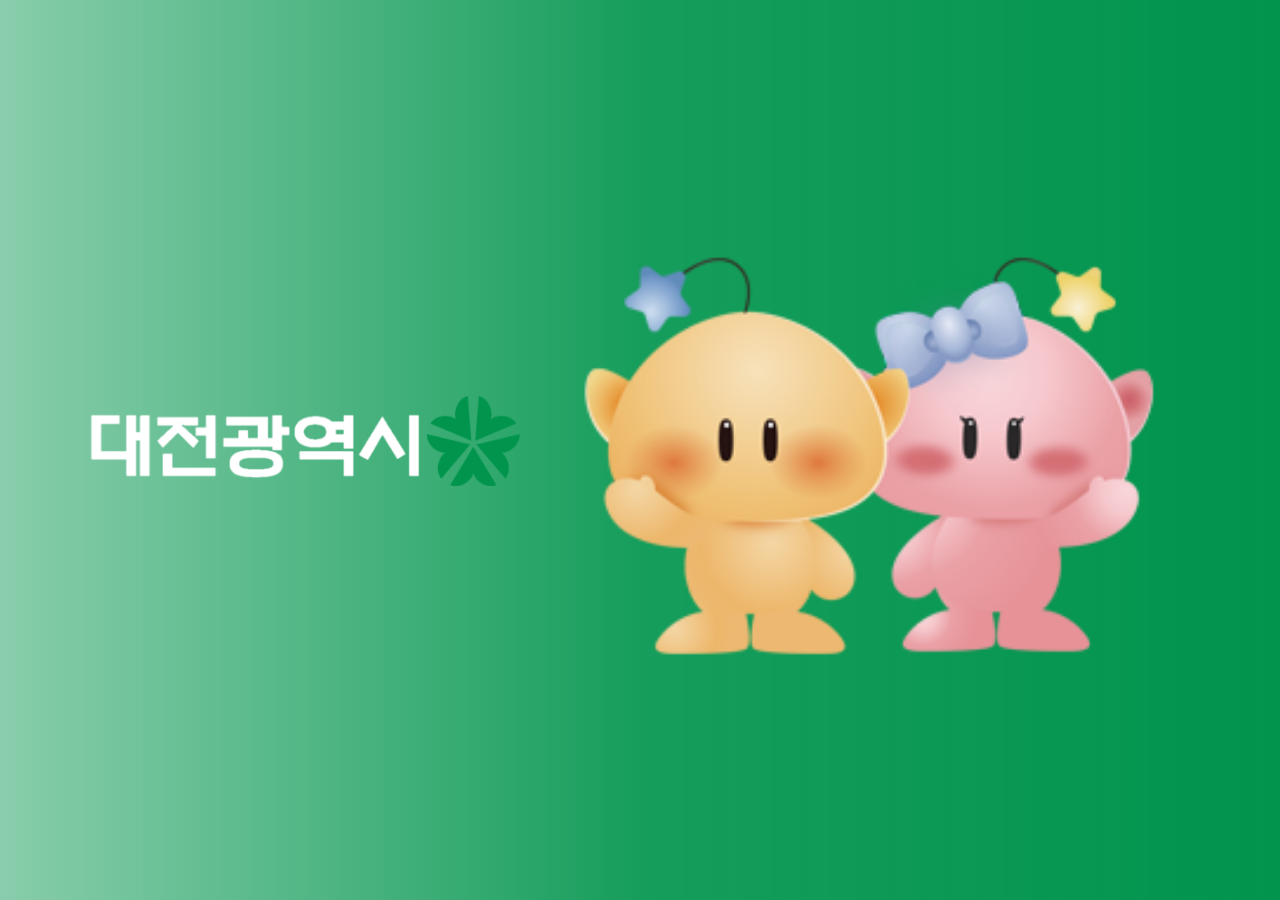
<file: html/index.html>
<!DOCTYPE html>
<html lang="ko">
<head>
    <meta charset="UTF-8">
    <title>대전광역시 - 메인</title>
    <!-- 인덱스 페이지 전용 스타일시트랑 스크립트 연결 -->
    <link rel="stylesheet" href="../css/index.css">
    <script src="../js/index.js"></script>
</head>

<body class="index">
        <!-- 텍스트 로고 클릭 시 메인(main.html)으로 이동 -->
        <a href="main.html" id="source">
            <img src="../source/name.png" alt="대전광역시 이름" id="image">
        </a> 
        
        <!-- 심볼 로고 클릭 시 메인(main.html)으로 이동 -->
        <a href="main.html" id="logo">
            <img src="../source/logo.png" alt="대전광역시 로고" id="image">
        </a>
        
        <!-- 오른쪽 꿈돌이/꿈순이 마스코트 이미지 (클릭 링크 없음) -->
        <a id="mascot">
            <img src="../source/mascot.png" alt="꿈돌이 꿈순이" id="image">
        </a>
</body>
</html>
</file>
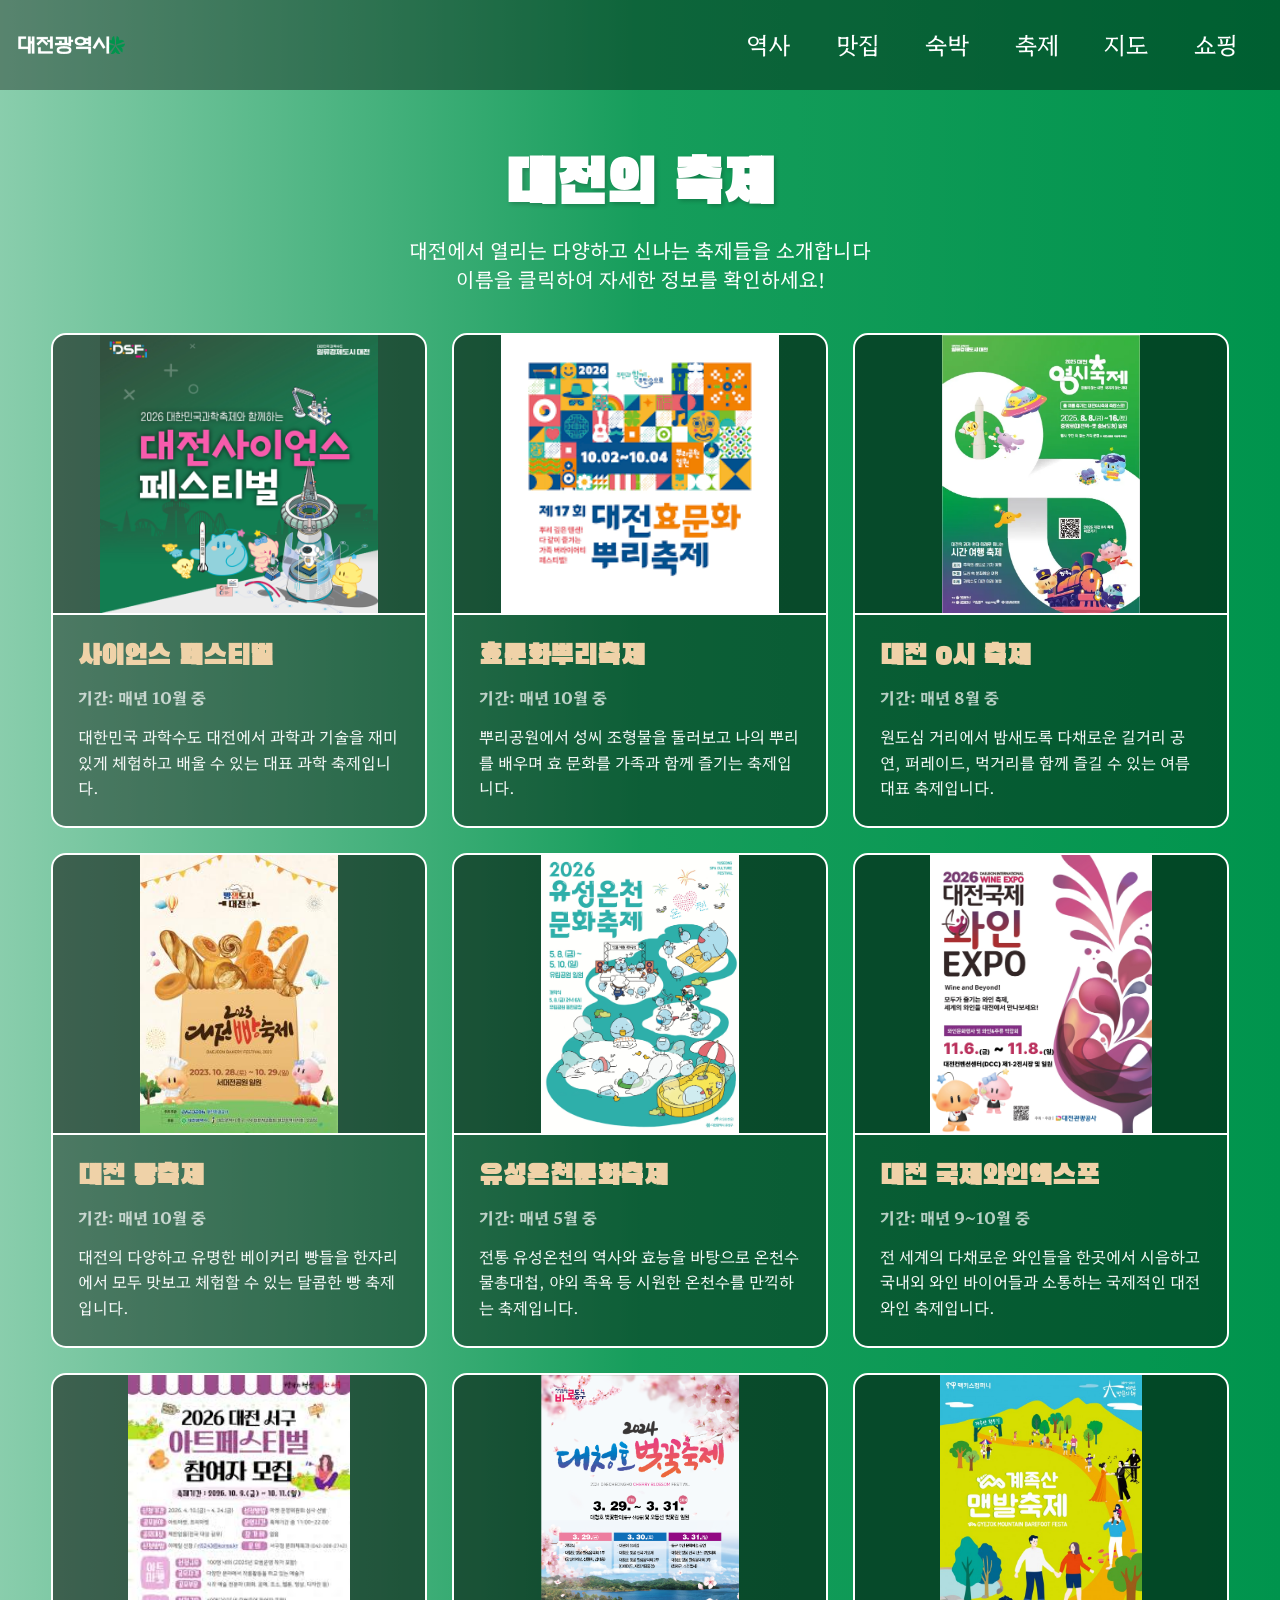
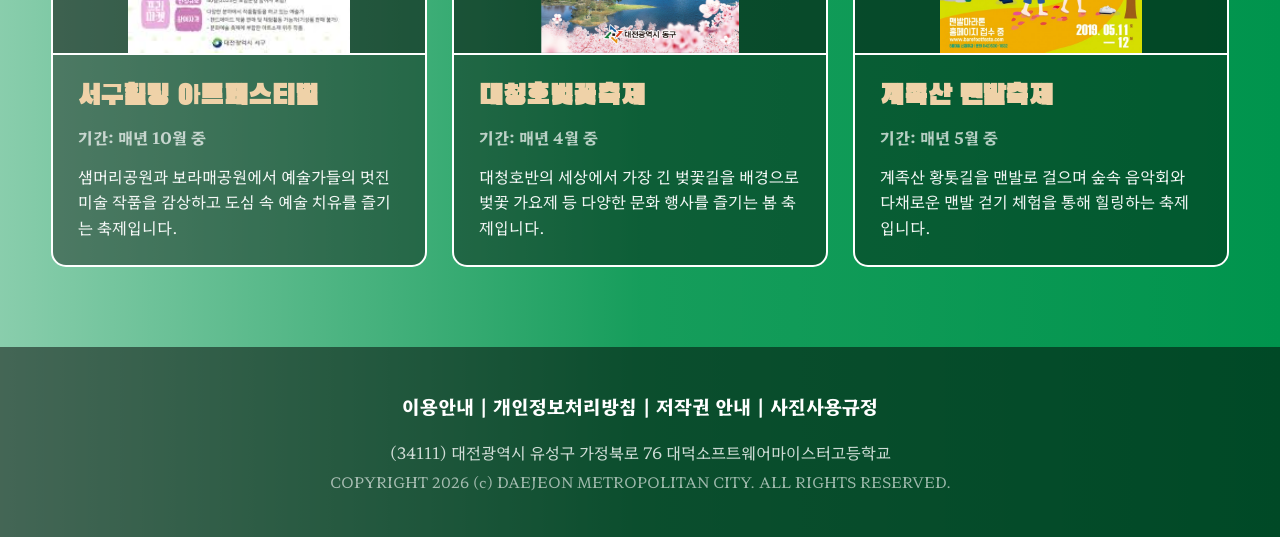
<file: html/festival.html>
<!DOCTYPE html>
<html lang="ko">
<head>
    <meta charset="UTF-8">
    <title>대전광역시 - 축제</title>
    <!-- 축제 페이지 전용 CSS 연결 -->
    <link rel="stylesheet" href="../css/festival.css">
</head>
<body>
    <!-- 상단 고정 헤더 바 -->
    <header role="banner">
        <a href="main.html" id="logo">
            <img src="../source/logo.png" alt="대전광역시 로고" class="image">
        </a>
        <a href="main.html" id="name">
            <img src="../source/name.png" alt="대전광역시 이름" class="image">
        </a>
        <a class="text-button" id="history" href="history.html">역사</a>
        <a class="text-button" id="restaurants" href="restaurants.html">맛집</a>
        <a class="text-button" id="tour" href="tour.html">숙박</a>
        <a class="text-button" id="shopping" href="shopping.html">쇼핑</a>
        <a class="text-button" id="map" href="map.html">지도</a>
        <a class="text-button" id="festival" href="festival.html">축제</a>
    </header>

    <!-- 메인 컨텐츠 영역 -->
    <main class="festival_container">
        <h1 class="festival_title">대전의 축제</h1>
        <p class="festival_subtitle">대전에서 열리는 다양하고 신나는 축제들을 소개합니다<br>이름을 클릭하여 자세한 정보를 확인하세요!</p>

        <!-- 3x3 카드 그리드 컨테이너 -->
        <div class="festival_grid">
            <!-- 1. 사이언스 페스티벌 -->
            <div class="festival_card">
                <img src="../source/대전사이언스페스티벌.png" alt="사이언스 페스티벌" class="card_img">
                <div class="card_body">
                    <h3 class="card_title"><a href="https://대전사이언스페스티벌.com/" target="_blank">사이언스 페스티벌</a></h3>
                    <p class="card_date">기간: 매년 10월 중</p>
                    <p class="card_desc">대한민국 과학수도 대전에서 과학과 기술을 재미있게 체험하고 배울 수 있는 대표 과학 축제입니다.</p>
                </div>
            </div>

            <!-- 2. 효문화뿌리축제 -->
            <div class="festival_card">
                <img src="../source/대전효문화뿌리축제.png" alt="효문화뿌리축제" class="card_img">
                <div class="card_body">
                    <h3 class="card_title"><a href="https://www.djjunggu.go.kr/hyo-ppuri/index.do" target="_blank">효문화뿌리축제</a></h3>
                    <p class="card_date">기간: 매년 10월 중</p>
                    <p class="card_desc">뿌리공원에서 성씨 조형물을 둘러보고 나의 뿌리를 배우며 효 문화를 가족과 함께 즐기는 축제입니다.</p>
                </div>
            </div>

            <!-- 3. 대전 0시 축제 -->
            <div class="festival_card">
                <img src="../source/영시축제.png" alt="대전 0시 축제" class="card_img">
                <div class="card_body">
                    <h3 class="card_title"><a href="https://djzerofe.com/" target="_blank">대전 0시 축제</a></h3>
                    <p class="card_date">기간: 매년 8월 중</p>
                    <p class="card_desc">원도심 거리에서 밤새도록 다채로운 길거리 공연, 퍼레이드, 먹거리를 함께 즐길 수 있는 여름 대표 축제입니다.</p>
                </div>
            </div>

            <!-- 4. 대전 빵축제 -->
            <div class="festival_card">
                <img src="../source/대전빵축제.png" alt="대전 빵축제" class="card_img">
                <div class="card_body">
                    <h3 class="card_title"><a href="https://daejeontour.co.kr/festival_djt/15" target="_blank">대전 빵축제</a></h3>
                    <p class="card_date">기간: 매년 10월 중</p>
                    <p class="card_desc">대전의 다양하고 유명한 베이커리 빵들을 한자리에서 모두 맛보고 체험할 수 있는 달콤한 빵 축제입니다.</p>
                </div>
            </div>

            <!-- 5. 유성온천문화축제 -->
            <div class="festival_card">
                <img src="../source/유성온천문화축제.png" alt="유성온천문화축제" class="card_img">
                <div class="card_body">
                    <h3 class="card_title"><a href="http://ysfesta.com/index.php" target="_blank">유성온천문화축제</a></h3>
                    <p class="card_date">기간: 매년 5월 중</p>
                    <p class="card_desc">전통 유성온천의 역사와 효능을 바탕으로 온천수 물총대첩, 야외 족욕 등 시원한 온천수를 만끽하는 축제입니다.</p>
                </div>
            </div>

            <!-- 6. 대전 국제와인엑스포 -->
            <div class="festival_card">
                <img src="../source/대전국제와인EXPO.png" alt="대전 국제와인엑스포" class="card_img">
                <div class="card_body">
                    <h3 class="card_title"><a href="https://www.djwinefair.com/" target="_blank">대전 국제와인엑스포</a></h3>
                    <p class="card_date">기간: 매년 9~10월 중</p>
                    <p class="card_desc">전 세계의 다채로운 와인들을 한곳에서 시음하고 국내외 와인 바이어들과 소통하는 국제적인 대전 와인 축제입니다.</p>
                </div>
            </div>

            <!-- 7. 서구힐링 아트페스티벌 -->
            <div class="festival_card">
                <img src="../source/대전서구아트페스티벌.png" alt="서구힐링 아트페스티벌" class="card_img">
                <div class="card_body">
                    <h3 class="card_title"><a href="http://djseogufestival.kr/bbs/artfesta.php" target="_blank">서구힐링 아트페스티벌</a></h3>
                    <p class="card_date">기간: 매년 10월 중</p>
                    <p class="card_desc">샘머리공원과 보라매공원에서 예술가들의 멋진 미술 작품을 감상하고 도심 속 예술 치유를 즐기는 축제입니다.</p>
                </div>
            </div>

            <!-- 8. 대청호벚꽃축제 -->
            <div class="festival_card">
                <img src="../source/대청호벚꽃축제.png" alt="대청호벚꽃축제" class="card_img">
                <div class="card_body">
                    <h3 class="card_title"><a href="https://www.donggu.go.kr/dg/tour/contents/988" target="_blank">대청호벚꽃축제</a></h3>
                    <p class="card_date">기간: 매년 4월 중</p>
                    <p class="card_desc">대청호반의 세상에서 가장 긴 벚꽃길을 배경으로 벚꽃 가요제 등 다양한 문화 행사를 즐기는 봄 축제입니다.</p>
                </div>
            </div>

            <!-- 9. 계족산 맨발축제 -->
            <div class="festival_card">
                <img src="../source/계족산맨발축제.png" alt="계족산 맨발축제" class="card_img">
                <div class="card_body">
                    <h3 class="card_title"><a href="https://www.barefootfesta.com/" target="_blank">계족산 맨발축제</a></h3>
                    <p class="card_date">기간: 매년 5월 중</p>
                    <p class="card_desc">계족산 황톳길을 맨발로 걸으며 숲속 음악회와 다채로운 맨발 걷기 체험을 통해 힐링하는 축제입니다.</p>
                </div>
            </div>
        </div>
    </main>

    <!-- 하단 정보 영역 -->
    <footer class="footer">
        <div class="footer_links">이용안내 | 개인정보처리방침 | 저작권 안내 | 사진사용규정</div>
        <div class="footer_info">(34111) 대전광역시 유성구 가정북로 76 대덕소프트웨어마이스터고등학교</div>
        <div class="footer_copy">COPYRIGHT 2026 (c) DAEJEON METROPOLITAN CITY. ALL RIGHTS RESERVED.</div>
    </footer>
</body>
</html>
</file>
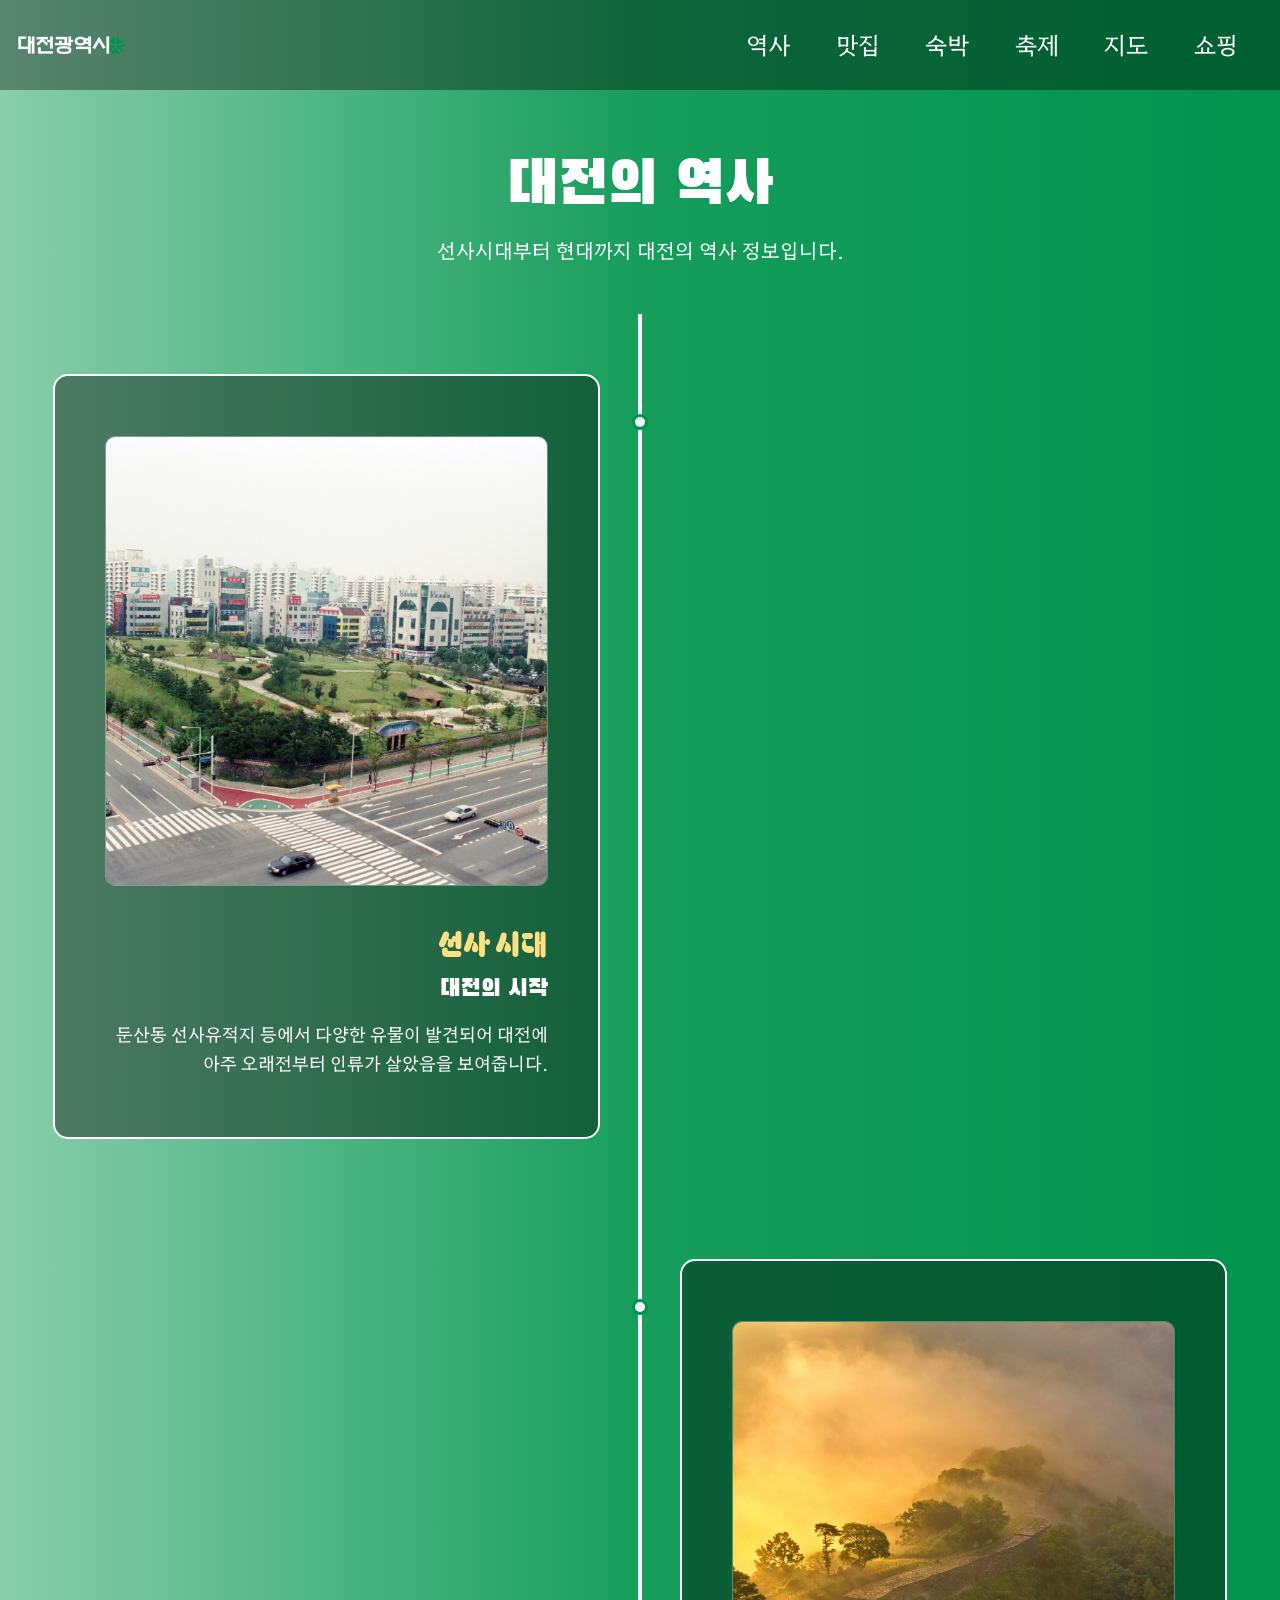
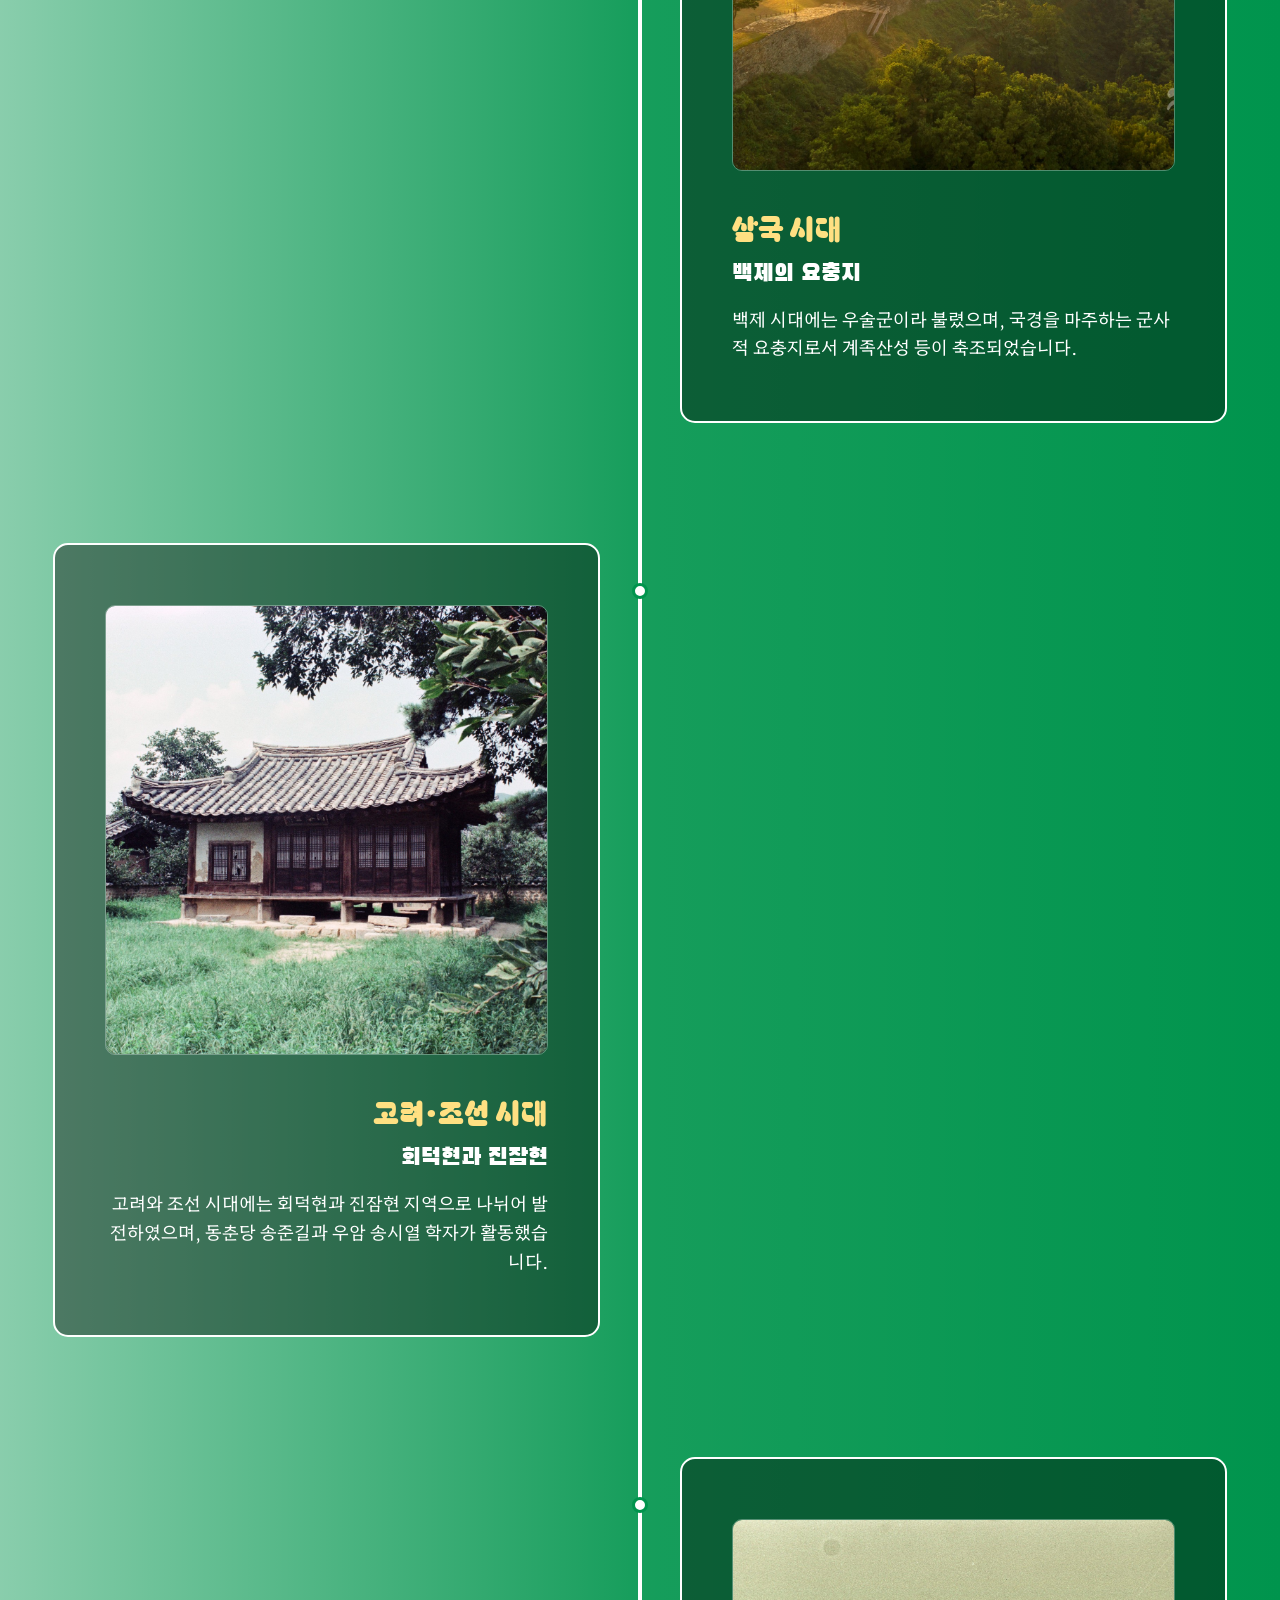
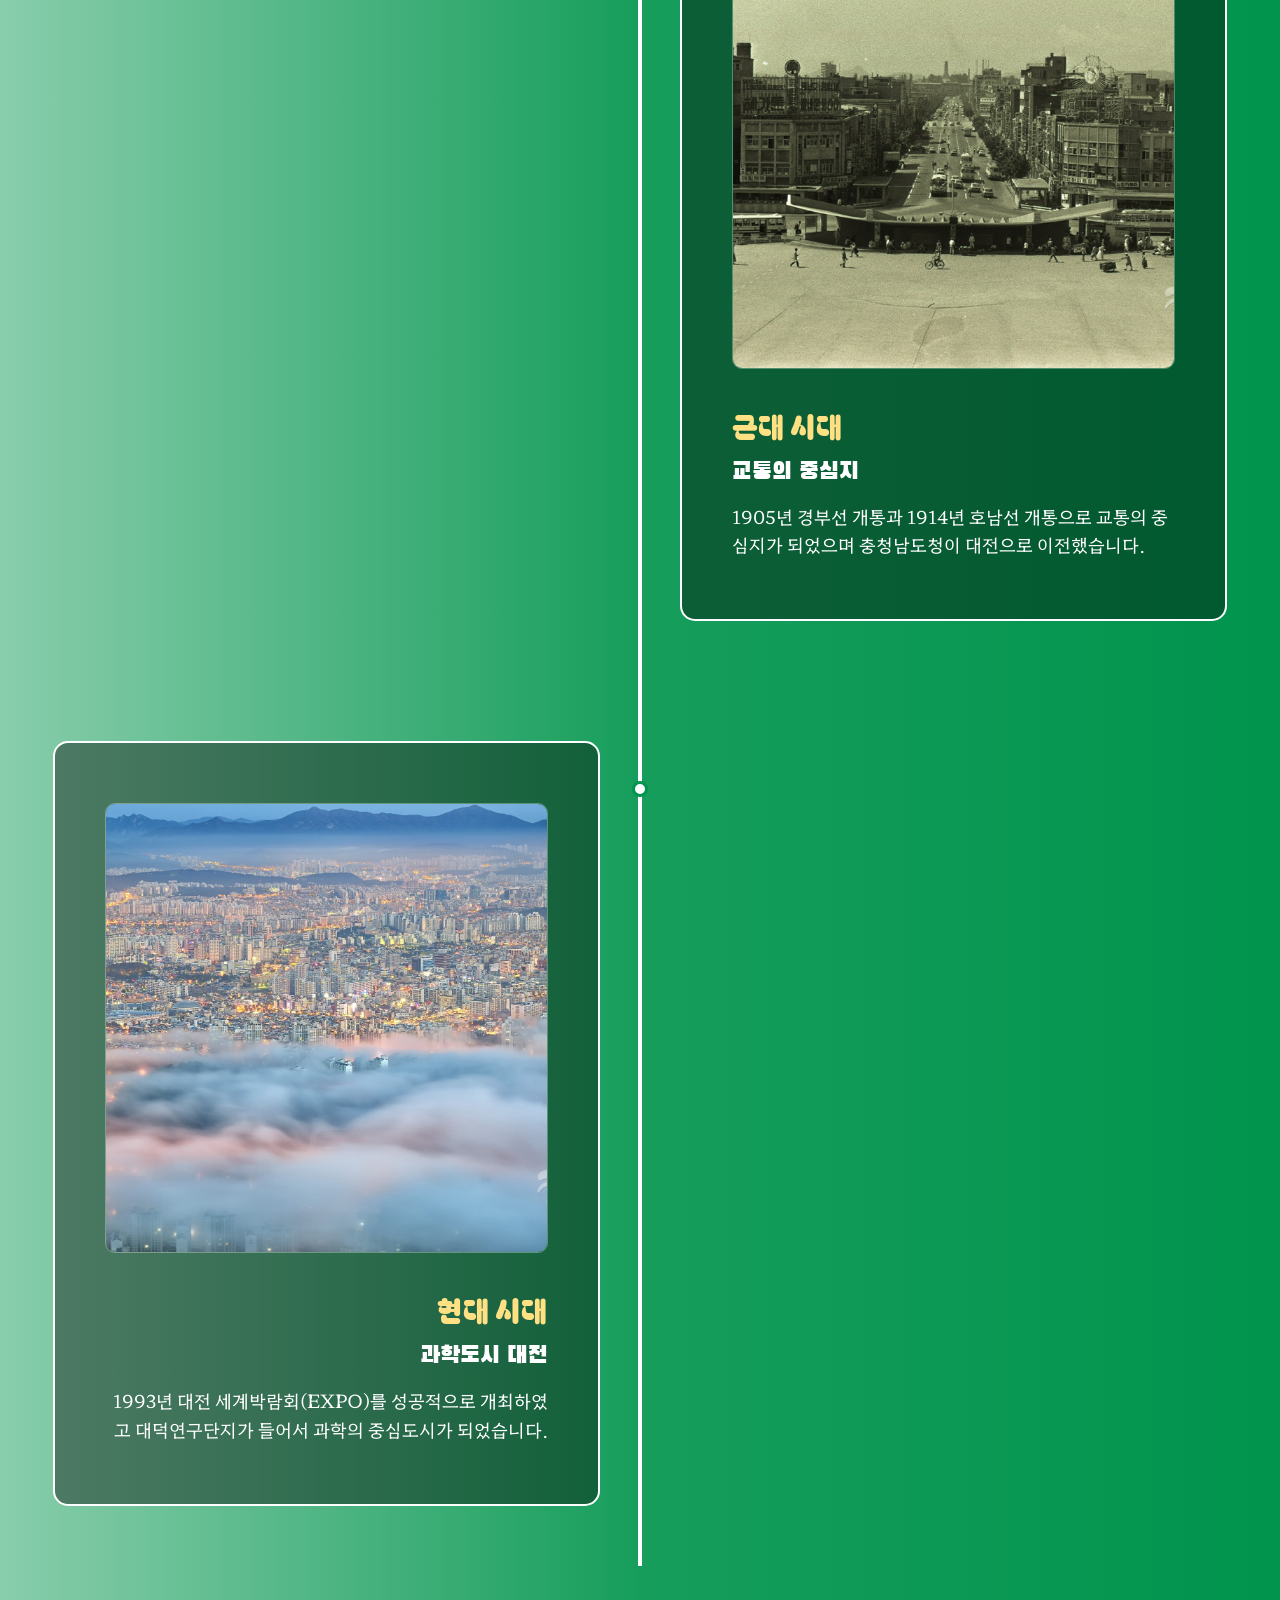
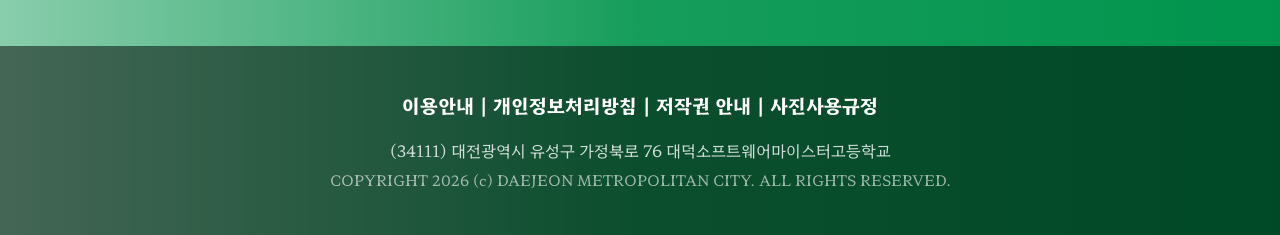
<file: html/history.html>
<!DOCTYPE html>
<html lang="ko">
<head>
    <meta charset="UTF-8">
    <title>대전광역시 - 역사</title>
    <!-- 역사 페이지 전용 스타일시트 연결 -->
    <link rel="stylesheet" href="../css/history.css">
</head>
<body>
    <!-- 상단 고정 헤더 -->
    <header role="banner">
        <a href="main.html" id="logo">
            <img src="../source/logo.png" alt="대전광역시 로고" class="image">
        </a>
        <a href="main.html" id="name">
            <img src="../source/name.png" alt="대전광역시 이름" class="image">
        </a>
        <a class="text-button" id="history" href="history.html">역사</a>
        <a class="text-button" id="restaurants" href="restaurants.html">맛집</a>
        <a class="text-button" id="tour" href="tour.html">숙박</a>
        <a class="text-button" id="shopping" href="shopping.html">쇼핑</a>
        <a class="text-button" id="map" href="map.html">지도</a>
        <a class="text-button" id="festival" href="festival.html">축제</a>
    </header>

    <!-- 역사 소개 메인 레이아웃 -->
    <main class="history_container">
        <div class="history_title">대전의 역사</div>
        <div class="history_subtitle">선사시대부터 현대까지 대전의 역사 정보입니다.</div>

        <!-- 세로 타임라인 레이아웃 구역 -->
        <div class="timeline_section">
            <!-- 세로로 지나가는 중앙 기준선 -->
            <div class="timeline_line"></div>

            <!-- 1. 선사 시대 (왼쪽 배치 카드) -->
            <div class="history_box left">
                <div class="history_dot"></div>
                <div class="history_card">
                    <img src="../source/선사유적지_1999-09-29_5.jpg" alt="선사유적지" class="history_img">
                    <div class="history_year">선사 시대</div>
                    <div class="history_name">대전의 시작</div>
                    <div class="history_info">둔산동 선사유적지 등에서 다양한 유물이 발견되어 대전에 아주 오래전부터 인류가 살았음을 보여줍니다.</div>
                </div>
            </div>

            <!-- 2. 삼국 시대 (오른쪽 배치 카드) -->
            <div class="history_box right">
                <div class="history_dot"></div>
                <div class="history_card">
                    <img src="../source/하늘에서 본 계족산성 (촬영:신지호)_2018-00-00_0.jpg" alt="계족산성" class="history_img">
                    <div class="history_year">삼국 시대</div>
                    <div class="history_name">백제의 요충지</div>
                    <div class="history_info">백제 시대에는 우술군이라 불렸으며, 국경을 마주하는 군사적 요충지로서 계족산성 등이 축조되었습니다.</div>
                </div>
            </div>

            <!-- 3. 고려·조선 시대 (왼쪽 배치 카드) -->
            <div class="history_box left">
                <div class="history_dot"></div>
                <div class="history_card">
                    <img src="../source/동춘당_1986--_0.jpg" alt="동춘당" class="history_img">
                    <div class="history_year">고려·조선 시대</div>
                    <div class="history_name">회덕현과 진잠현</div>
                    <div class="history_info">고려와 조선 시대에는 회덕현과 진잠현 지역으로 나뉘어 발전하였으며, 동춘당 송준길과 우암 송시열 학자가 활동했습니다.</div>
                </div>
            </div>

            <!-- 4. 근대 시대 (오른쪽 배치 카드) -->
            <div class="history_box right">
                <div class="history_dot"></div>
                <div class="history_card">
                    <img src="../source/대전역 광장_1970-00-00_0.jpg" alt="대전역 광장" class="history_img">
                    <div class="history_year">근대 시대</div>
                    <div class="history_name">교통의 중심지</div>
                    <div class="history_info">1905년 경부선 개통과 1914년 호남선 개통으로 교통의 중심지가 되었으며 충청남도청이 대전으로 이전했습니다.</div>
                </div>
            </div>

            <!-- 5. 현대 시대 (왼쪽 배치 카드) -->
            <div class="history_box left">
                <div class="history_dot"></div>
                <div class="history_card">
                    <img src="../source/it&amp;apos;s 대전 (촬영:유상훈)_2017-00-00_0.jpg" alt="It's Daejeon" class="history_img">
                    <div class="history_year">현대 시대</div>
                    <div class="history_name">과학도시 대전</div>
                    <div class="history_info">1993년 대전 세계박람회(EXPO)를 성공적으로 개최하였고 대덕연구단지가 들어서 과학의 중심도시가 되었습니다.</div>
                </div>
            </div>
        </div>
    </main>

    <!-- 하단 푸터 -->
    <footer class="footer">
        <div class="footer_links">이용안내 | 개인정보처리방침 | 저작권 안내 | 사진사용규정</div>
        <div class="footer_info">(34111) 대전광역시 유성구 가정북로 76 대덕소프트웨어마이스터고등학교</div>
        <div class="footer_copy">COPYRIGHT 2026 (c) DAEJEON METROPOLITAN CITY. ALL RIGHTS RESERVED.</div>
    </footer>
</body>
</html>
</file>
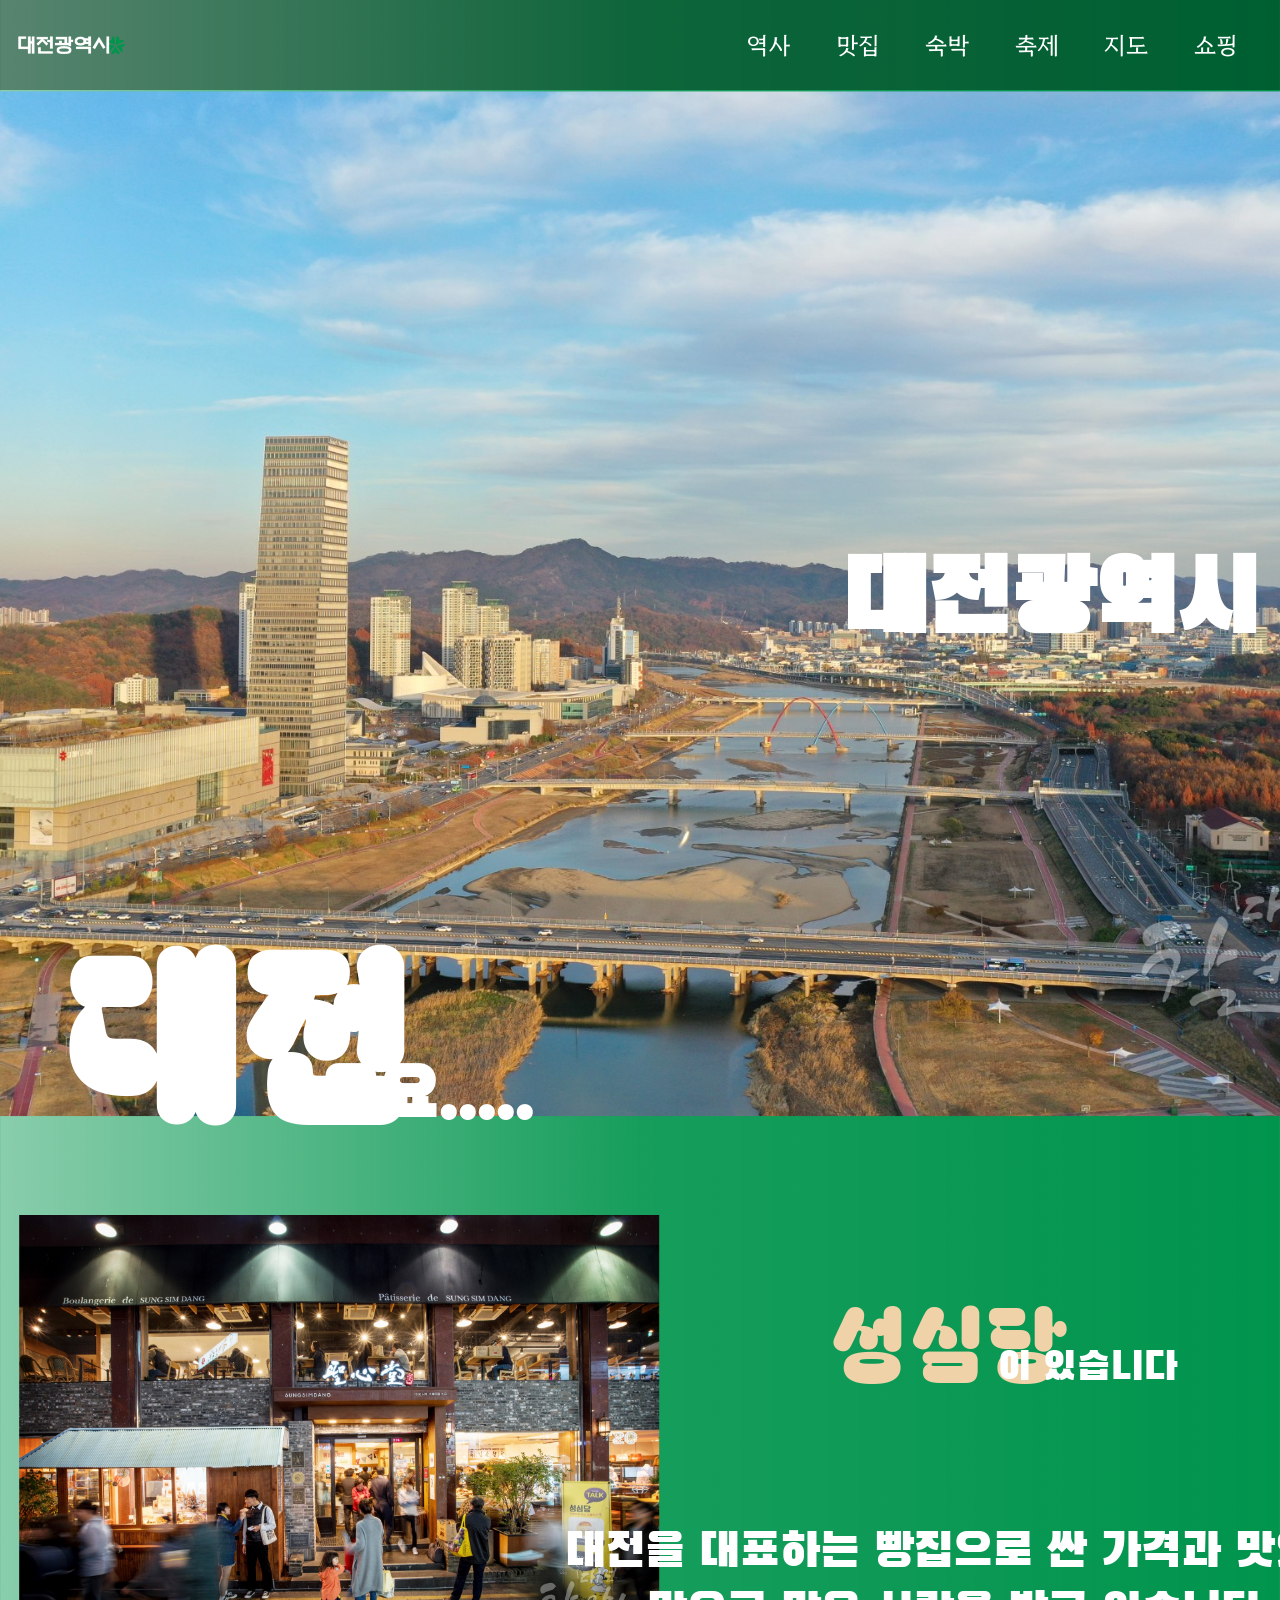
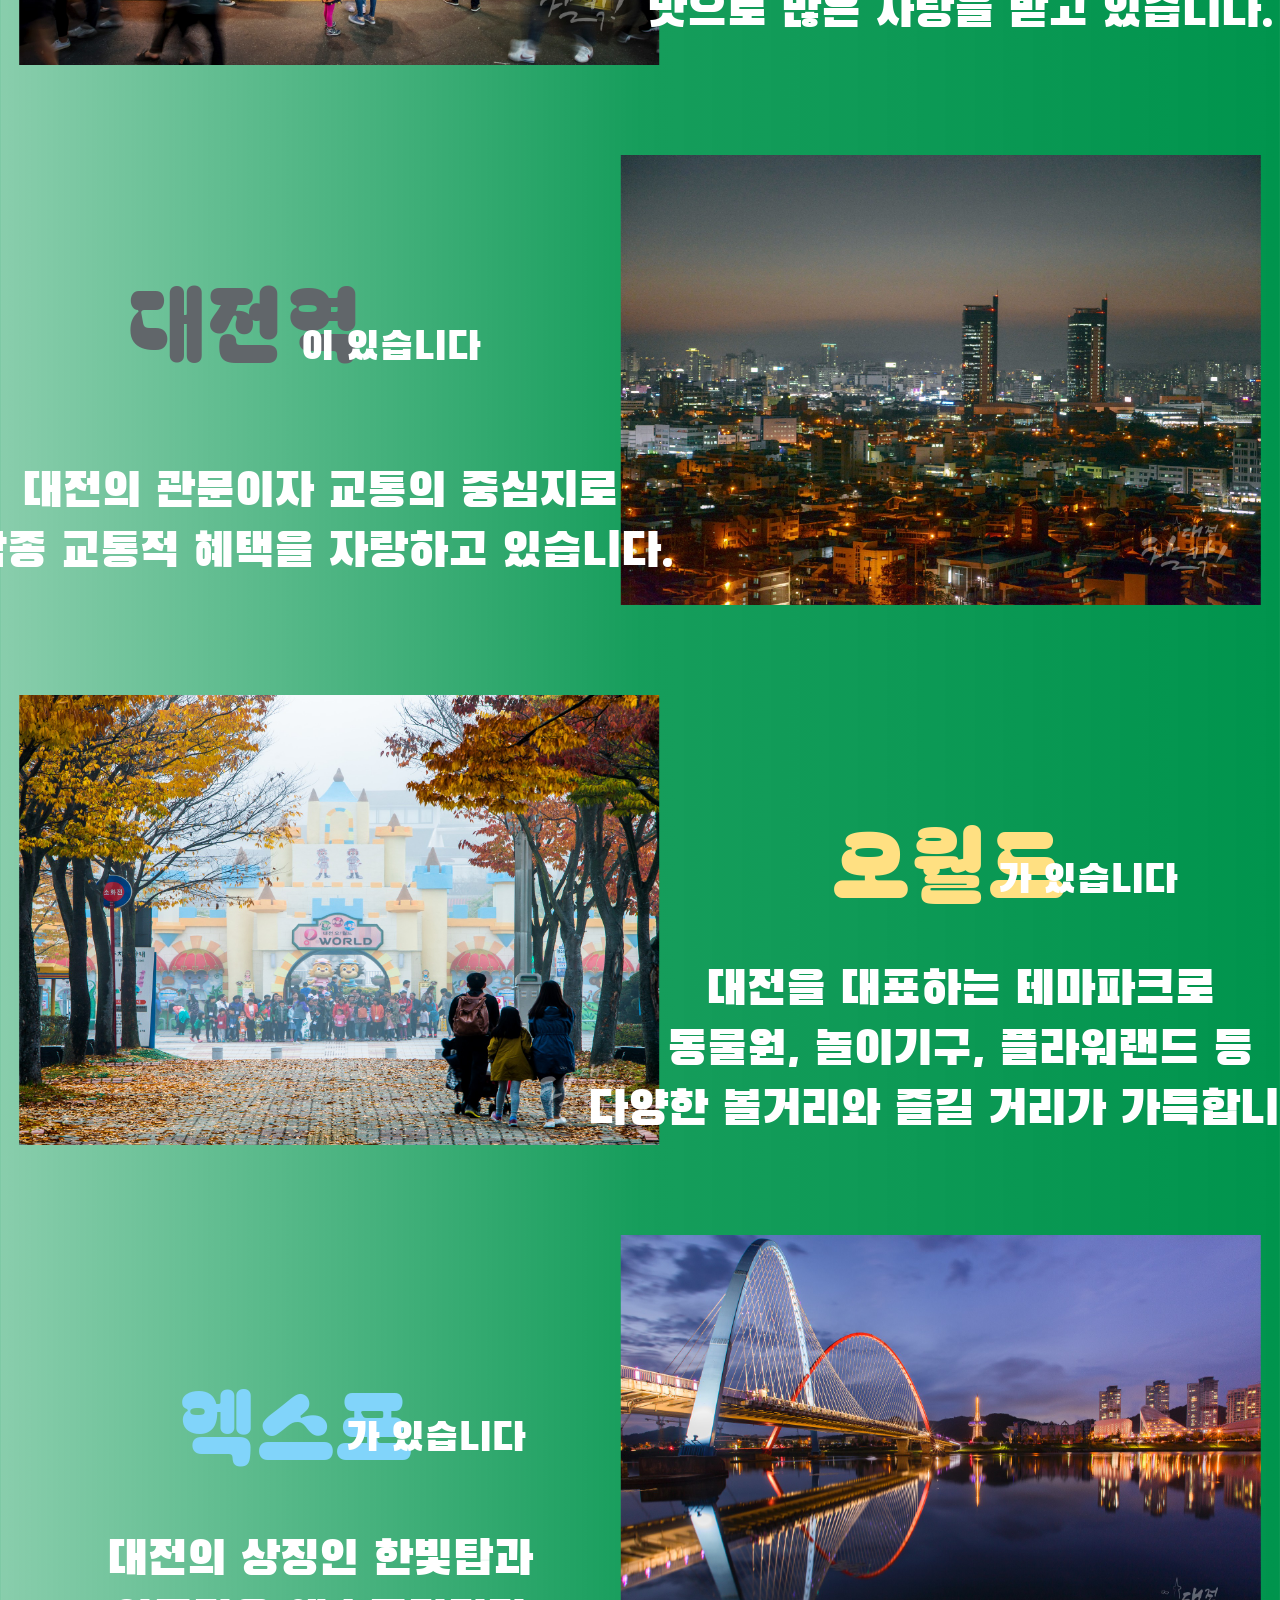
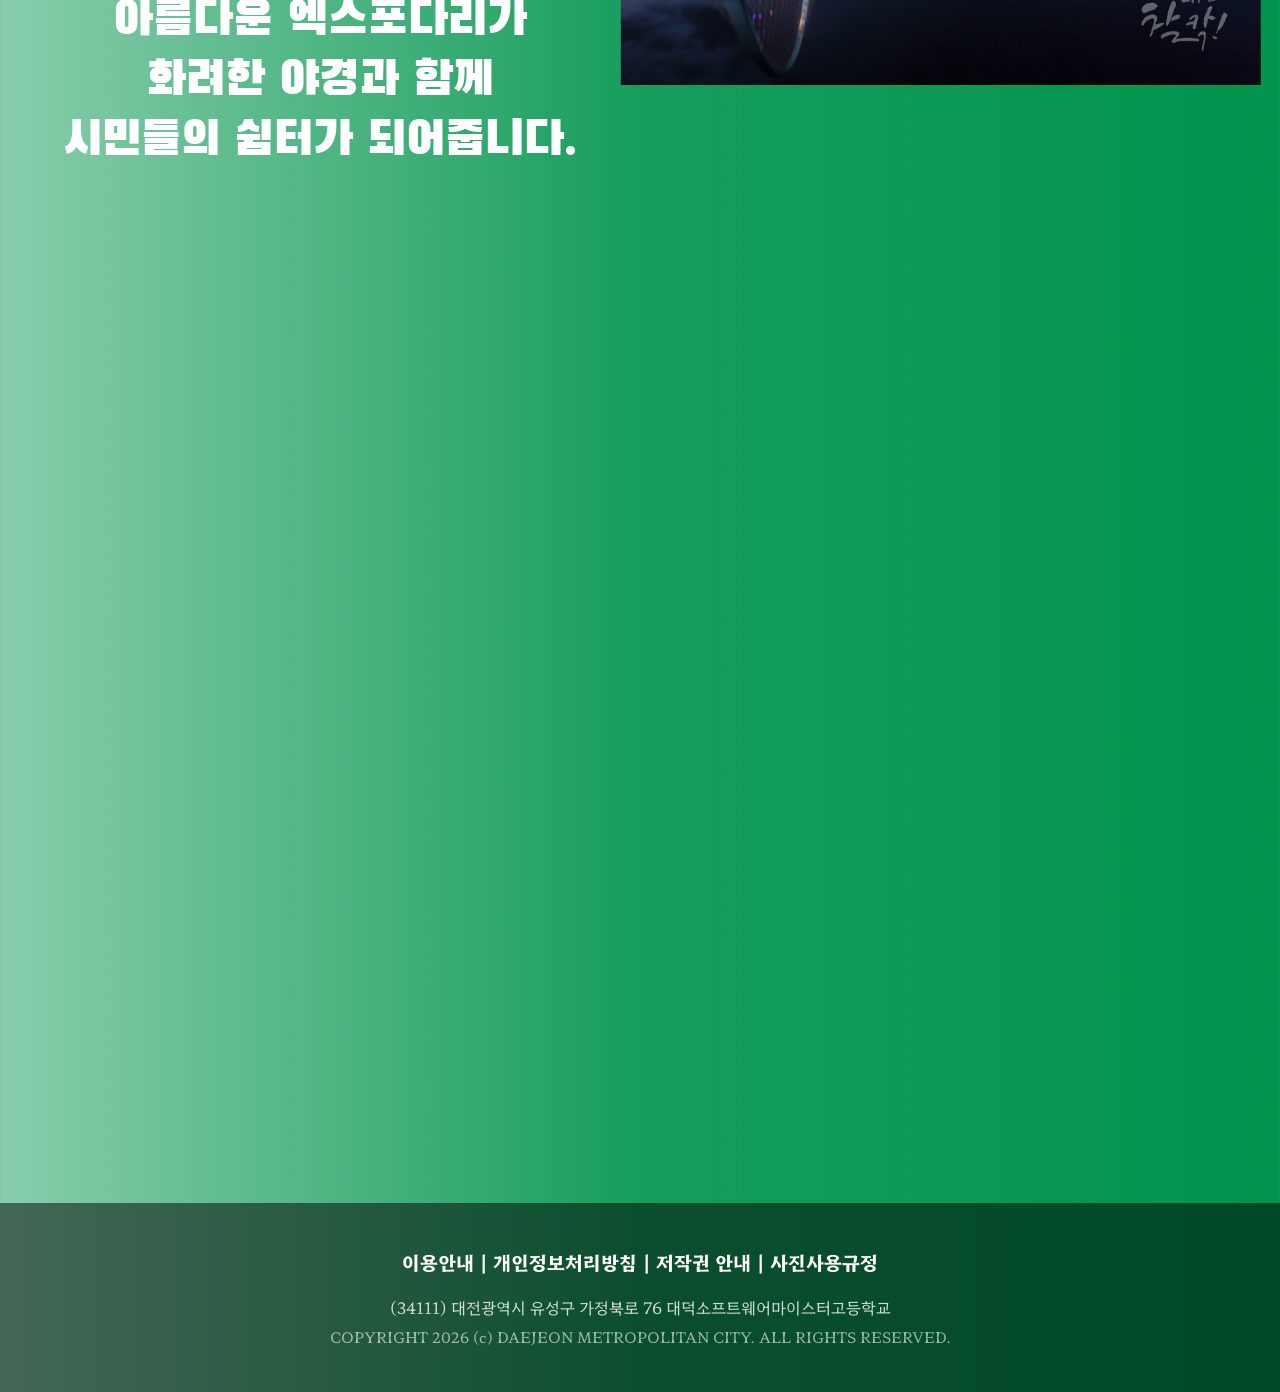
<file: html/main.html>
<!DOCTYPE html>
<html lang="ko">
<head>
    <meta charset="UTF-8">
    <title>대전광역시 - 홈</title>
    <!-- 홈화면 전용 스타일 연결 -->
    <link rel="stylesheet" href="../css/main.css">
</head>
<body>
    <!-- 상단 헤더 영역 -->
    <header role="banner" class="header">
        <a href="main.html" id="logo">
            <img src="../source/logo.png" alt="대전광역시 로고" class="image">
        </a>
        <a href="main.html" id="name">
            <img src="../source/name.png" alt="대전광역시 이름" class="image">
        </a>
        <a class="text-button" id="history" href="history.html">역사</a>
        <a class="text-button" id="restaurants" href="restaurants.html">맛집</a>
        <a class="text-button" id="tour" href="tour.html">숙박</a>
        <a class="text-button" id="shopping" href="shopping.html">쇼핑</a>
        <a class="text-button" id="map" href="map.html">지도</a>
        <a class="text-button" id="festival" href="festival.html">축제</a>
    </header>

    <!-- 메인 이미지 슬라이더 구역 -->
    <div class="main">
        <div class="slider-wrapper">
            <img src="../source/갑천 석양 전경_2024-12-03_4.jpg" alt="대전광역시 메인 이미지" class="main-image">
            <img src="../source/갑천 석양 전경_2024-12-03_0.jpg" alt="이미지 1 복사" class="main-image">
            <img src="../source/갑천 석양 전경_2024-12-03_1.jpg" alt="이미지 2 복사" class="main-image">
            <img src="../source/갑천 석양 전경_2024-12-03_3.jpg" alt="이미지 4 복사" class="main-image">
            <img src="../source/갑천 석양 전경_2024-12-03_5.jpg" alt="이미지 5 복사" class="main-image">
            <img src="../source/갑천 석양 전경_2024-12-03_6.jpg" alt="이미지 6 복사" class="main-image">
            <img src="../source/대전도심 야경_2024-11-29_0.jpg" alt="이미지 7 복사" class="main-image">
            <img src="../source/대전도심 야경_2024-11-29_1.jpg" alt="이미지 8 복사" class="main-image">
            <img src="../source/하늘공원 대전 전경_2024-11-21_0.jpg" alt="이미지 9 복사" class="main-image">
            <img src="../source/갑천 석양 전경_2024-12-03_4.jpg" alt="대전광역시 메인 이미지 복사본" class="main-image">
        </div>
        <!-- 메인 배너 대이름 타이틀 -->
        <h1 class="main-title">대전광역시</h1>
    </div>

    <!-- 외부 날씨 위젯 삽입 영역 -->
    <div id="ww_dde730d6d6110" v='1.3' loc='id' a='{"t":"horizontal","lang":"ko","sl_lpl":1,"ids":["wl2308"],"font":"Arial","sl_ics":"one_a","sl_sot":"celsius","cl_bkg":"transparent","cl_font":"#FFFFFF","cl_cloud":"#FFFFFF","cl_persp":"#81D4FA","cl_sun":"#FFC107","cl_moon":"#FFC107","cl_thund":"#FF5722"}'>More forecasts: <a href="https://oneweather.org/seoul/30_days/" id="ww_dde730d6d6110_u" target="_blank">Seoul weather forecast 30 days</a></div>
    <script async src="https://app3.weatherwidget.org/js/?id=ww_dde730d6d6110"></script>

    <!-- 대전 소개 소타이틀 -->
    <h2 class="deajeon_is1">대전</h2>
    <h2 class="deajeon_is2">은요.....</h2>

    <!-- 대표 소개 카드 1: 성심당 -->
    <div class="sungsimdang2">
        <img src="../source/으능정이거리 (촬영:조은성)_2019-00-00_0.jpg" alt="성심당" class="sungsimdang">
        <div class="one_one">성심당</div>
        <div class="one_two">이 있습니다</div>
        <div class="one_three">대전을 대표하는 빵집으로 싼 가격과 맛있는 <br>맛으로 많은 사랑을 받고 있습니다.</div>
    </div>

    <!-- 대표 소개 카드 2: 대전역 -->
    <div class="daejeonyagyeong2">
        <img src="../source/대전야경 (촬영:남정옥)_2018-00-00_0.jpg" alt="대전역" class="daejeonyagyeong">
        <div class="two_one">대전역</div>
        <div class="two_two">이 있습니다</div>
        <div class="two_three">대전의 관문이자 교통의 중심지로 <br>각종 교통적 혜택을 자랑하고 있습니다.</div>
    </div>

    <!-- 대표 소개 카드 3: 오월드 -->
    <div class="oworld2">
        <img src="../source/오월드 가는 길 (촬영:김화중)_2014-00-00_0.jpg" alt="오월드" class="oworld">
        <div class="three_one">오월드</div>
        <div class="three_two">가 있습니다</div>
        <div class="three_three">대전을 대표하는 테마파크로 <br>동물원, 놀이기구, 플라워랜드 등 <br>다양한 볼거리와 즐길 거리가 가득합니다.</div>
    </div>

    <!-- 대표 소개 카드 4: 엑스포 -->
    <div class="expo2">
        <img src="../source/엑스포다리 야경 (촬영:송시봉)_2019-00-00_0.jpg" alt="엑스포" class="expo">
        <div class="four_one">엑스포</div>
        <div class="four_two">가 있습니다</div>
        <div class="four_three">대전의 상징인 한빛탑과 <br>아름다운 엑스포다리가 <br>화려한 야경과 함께 <br>시민들의 쉼터가 되어줍니다.</div>
    </div>

    <!-- 하단 푸터 영역 -->
    <footer class="footer">
        <div class="footer_links">이용안내 | 개인정보처리방침 | 저작권 안내 | 사진사용규정</div>
        <div class="footer_info">(34111) 대전광역시 유성구 가정북로 76 대덕소프트웨어마이스터고등학교</div>
        <div class="footer_copy">COPYRIGHT 2026 (c) DAEJEON METROPOLITAN CITY. ALL RIGHTS RESERVED.</div>
    </footer>
</body>
</html>
</file>
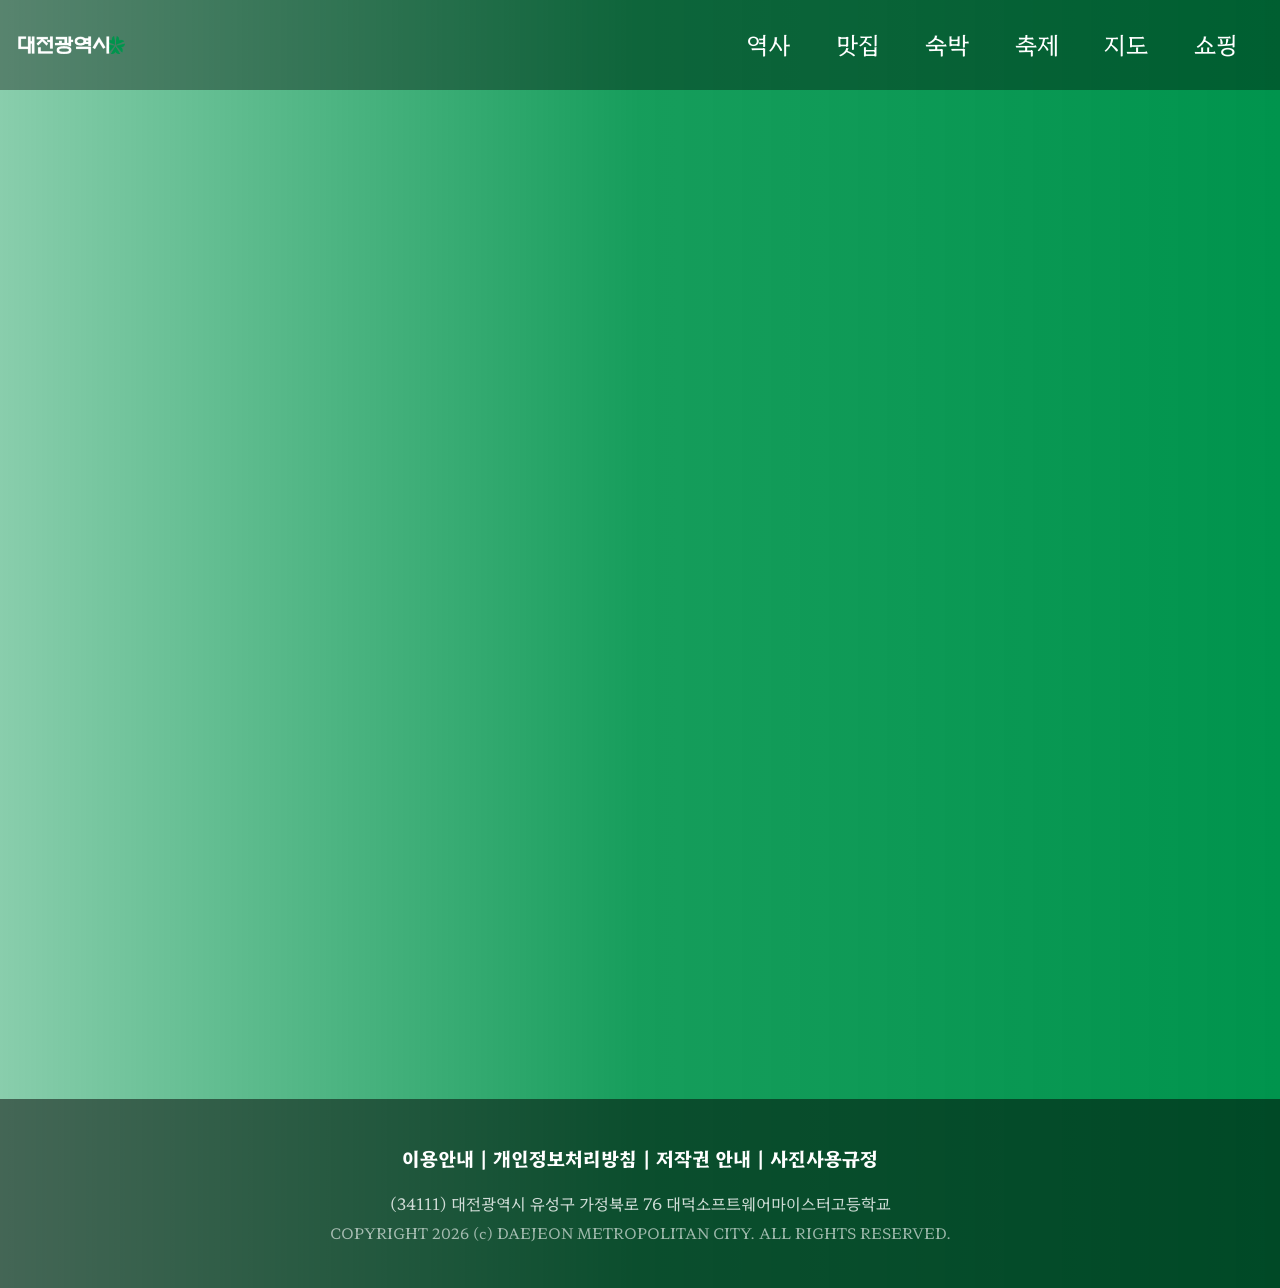
<file: html/map.html>
<!DOCTYPE html>
<html lang="ko">
<head>
    <meta charset="UTF-8">
    <title>대전광역시 - 지도</title>
    <!-- 지도 페이지 전용 스타일시트 연결 -->
    <link rel="stylesheet" href="../css/map.css">
</head>
<body>
    <!-- 상단 헤더 영역 -->
    <header role="banner">
        <a href="main.html" id="logo">
            <img src="../source/logo.png" alt="대전광역시 로고" class="image">
        </a>
        <a href="main.html" id="name">
            <img src="../source/name.png" alt="대전광역시 이름" class="image">
        </a>
        <a class="text-button" id="history" href="history.html">역사</a>
        <a class="text-button" id="restaurants" href="restaurants.html">맛집</a>
        <a class="text-button" id="tour" href="tour.html">숙박</a>
        <a class="text-button" id="shopping" href="shopping.html">쇼핑</a>
        <a class="text-button" id="map" href="map.html">지도</a>
        <a class="text-button" id="festival" href="festival.html">축제</a>
    </header>

    <!-- 지도 표시 구역 -->
    <div class="map" id="inf">
        <h2 class="map-title">대전광역시 살펴보기</h2>
        <!-- 구글 지도 임베드 iframe -->
        <iframe class="map-iframe" src="https://www.google.com/maps/embed?pb=!1m18!1m12!1m3!1d70000!2d127.23810292941579!3d36.34182935092089!2m3!1f0!2f0!3f0!3m2!1i1024!2i768!4f13.1!3m3!1m2!1s0x356548d7ba4a6601%3A0xd196d69d988ad3b5!2z64yA7KCE6rSR7Jet7Iuc!5e1!3m2!1sko!2skr!4v1780384804439!5m2!1sko!2skr" width="100%" height="1000" style="border:0;" allowfullscreen="true" loading="lazy" referrerpolicy="no-referrer-when-downgrade">
        </iframe>
    </div>

    <!-- 하단 푸터 영역 -->
    <footer class="footer">
        <div class="footer_links">이용안내 | 개인정보처리방침 | 저작권 안내 | 사진사용규정</div>
        <div class="footer_info">(34111) 대전광역시 유성구 가정북로 76 대덕소프트웨어마이스터고등학교</div>
        <div class="footer_copy">COPYRIGHT 2026 (c) DAEJEON METROPOLITAN CITY. ALL RIGHTS RESERVED.</div>
    </footer>
</body>
</html>
</file>
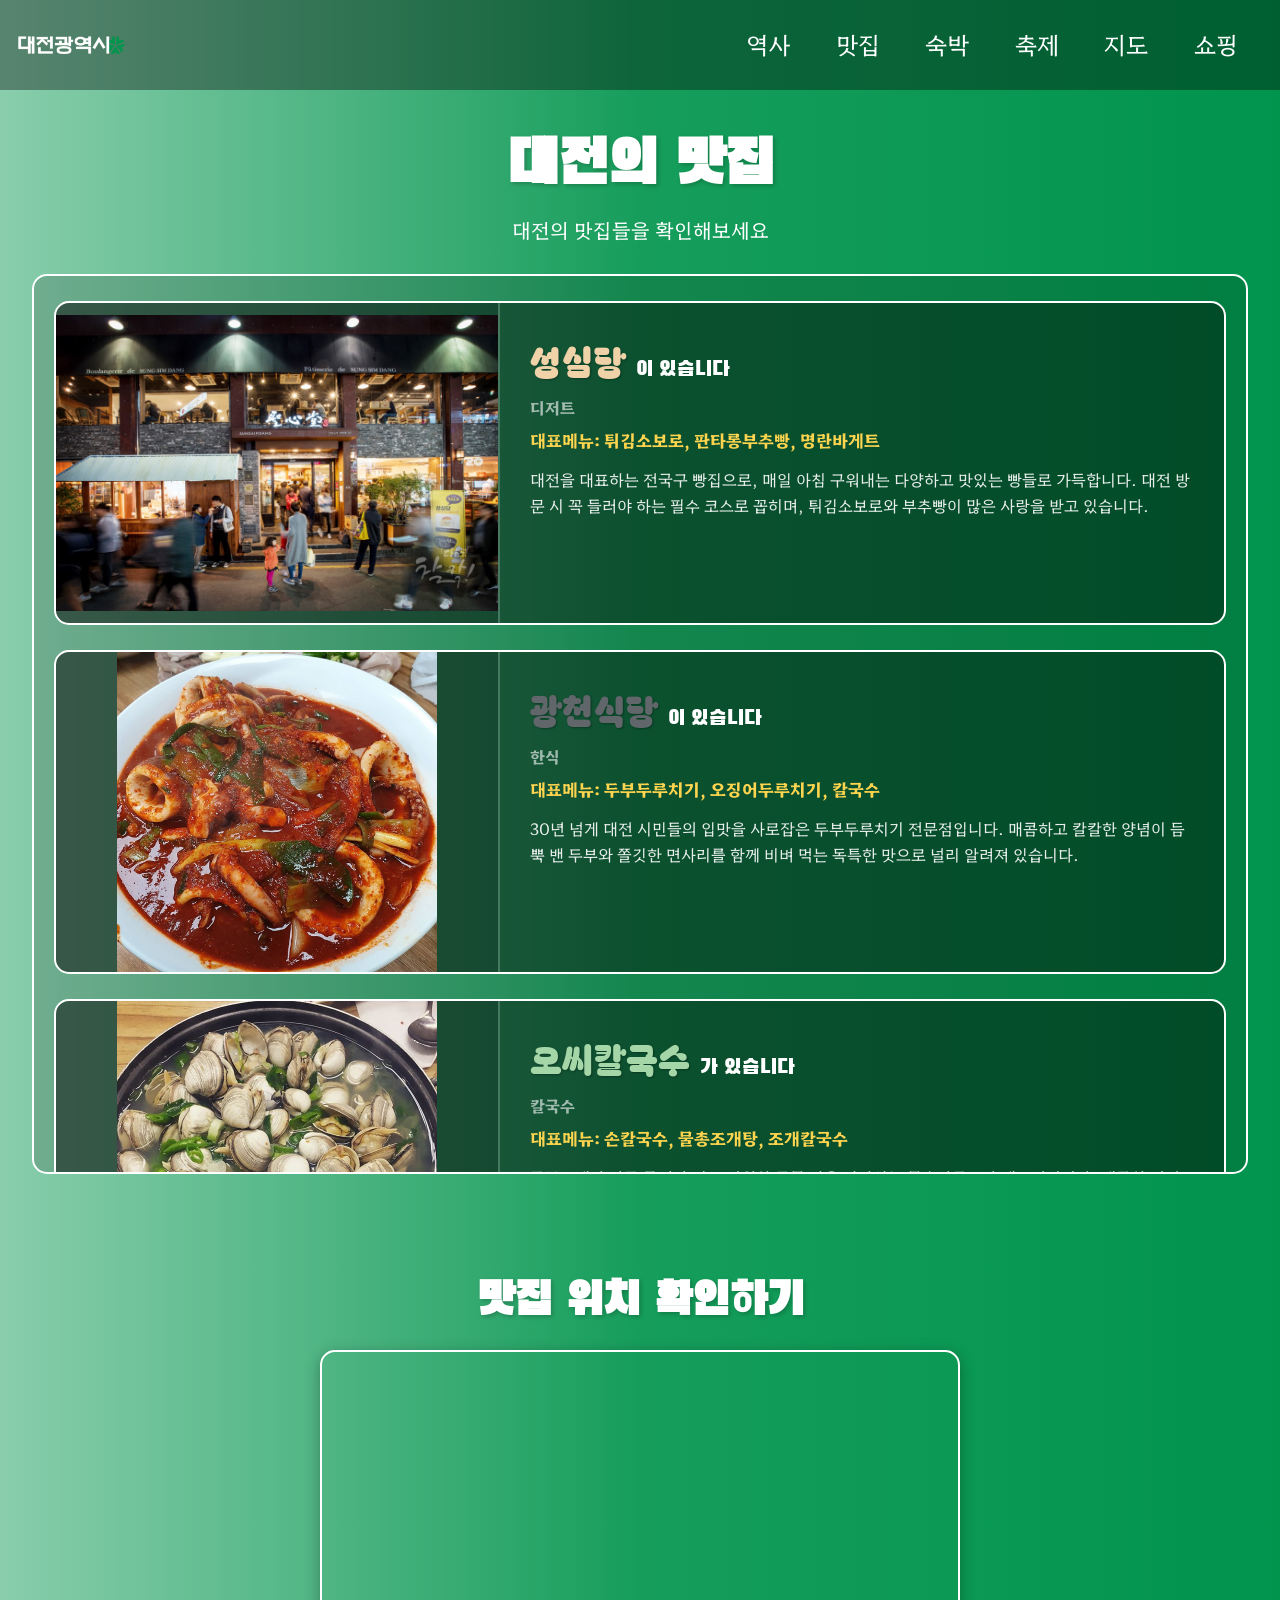
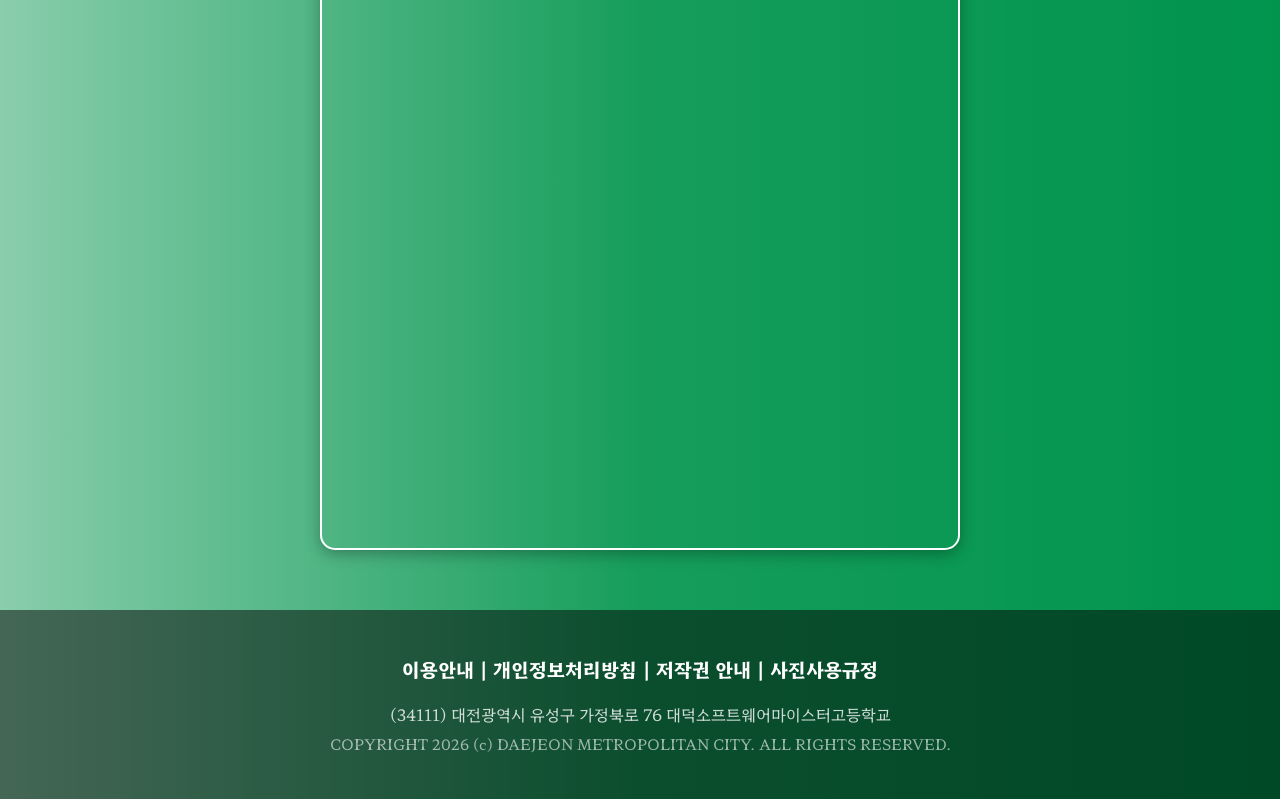
<file: html/restaurants.html>
<!DOCTYPE html>
<html lang="ko">
<head>
    <meta charset="UTF-8">
    <title>대전광역시 - 맛집</title>
    <!-- 맛집 페이지 전용 CSS 스타일시트 연결 -->
    <link rel="stylesheet" href="../css/restaurants.css">
</head>
<body>
    <!-- 상단 네비게이션 헤더 바 -->
    <header role="banner">
        <a href="main.html" id="logo">
            <img src="../source/logo.png" alt="대전광역시 로고" class="image">
        </a>
        <a href="main.html" id="name">
            <img src="../source/name.png" alt="대전광역시 이름" class="image">
        </a>
        <a class="text-button" id="history" href="history.html">역사</a>
        <a class="text-button" id="restaurants" href="restaurants.html">맛집</a>
        <a class="text-button" id="tour" href="tour.html">숙박</a>
        <a class="text-button" id="shopping" href="shopping.html">쇼핑</a>
        <a class="text-button" id="map" href="map.html">지도</a>
        <a class="text-button" id="festival" href="festival.html">축제</a>
    </header>

    <!-- 맛집 소개 메인 레이아웃 -->
    <main class="matjib_box">
        <h1 class="restaurants_title">대전의 맛집</h1>
        <p class="restaurants_subtitle">대전의 맛집들을 확인해보세요</p>

        <!-- 맛집 세로 스크롤 카드 담는 상자 -->
        <div class="scroll_box">
            
            <!-- 1. 성심당 -->
            <div class="sungsimdang2">
                <div class="img_wrap">
                    <img src="../source/으능정이거리 (촬영:조은성)_2019-00-00_0.jpg" alt="성심당" class="res_img">
                </div>
                <div class="text_box">
                    <div class="card_header">
                        <span class="one_one">성심당</span>
                        <span class="one_two">이 있습니다</span>
                    </div>
                    <div class="cat_text">디저트</div>
                    <div class="menu_text">대표메뉴: 튀김소보로, 판타롱부추빵, 명란바게트</div>
                    <p class="one_three">
                        대전을 대표하는 전국구 빵집으로, 매일 아침 구워내는 다양하고 맛있는 빵들로 가득합니다. 대전 방문 시 꼭 들러야 하는 필수 코스로 꼽히며, 튀김소보로와 부추빵이 많은 사랑을 받고 있습니다.
                    </p>
                </div>
            </div>

            <!-- 2. 광천식당 -->
            <div class="gwangcheon2">
                <div class="img_wrap">
                    <img src="../source/gwangchun.png" alt="광천식당" class="res_img">
                </div>
                <div class="text_box">
                    <div class="card_header">
                        <span class="two_one">광천식당</span>
                        <span class="two_two">이 있습니다</span>
                    </div>
                    <div class="cat_text">한식</div>
                    <div class="menu_text">대표메뉴: 두부두루치기, 오징어두루치기, 칼국수</div>
                    <p class="two_three">
                        30년 넘게 대전 시민들의 입맛을 사로잡은 두부두루치기 전문점입니다. 매콤하고 칼칼한 양념이 듬뿍 밴 두부와 쫄깃한 면사리를 함께 비벼 먹는 독특한 맛으로 널리 알려져 있습니다.
                    </p>
                </div>
            </div>

            <!-- 3. 오씨칼국수 -->
            <div class="ohssi2">
                <div class="img_wrap">
                    <img src="../source/ockalguksu.png" alt="오씨칼국수" class="res_img">
                </div>
                <div class="text_box">
                    <div class="card_header">
                        <span class="three_one">오씨칼국수</span>
                        <span class="three_two">가 있습니다</span>
                    </div>
                    <div class="cat_text">칼국수</div>
                    <div class="menu_text">대표메뉴: 손칼국수, 물총조개탕, 조개칼국수</div>
                    <p class="three_three">
                        동죽조개가 가득 들어가 깊고 시원한 국물 맛을 자랑하는 물총칼국수가 대표적입니다. 매콤한 겉절이 김치와 환상의 조화를 이루며, 한 번 맛보면 잊을 수 없는 시원함을 선사합니다.
                    </p>
                </div>
            </div>

            <!-- 4. 태평소국밥 -->
            <div class="taepyung2">
                <div class="img_wrap">
                    <img src="../source/tapeunso.png" alt="태평소국밥" class="res_img">
                </div>
                <div class="text_box">
                    <div class="card_header">
                        <span class="four_one">태평소국밥</span>
                        <span class="four_two">이 있습니다</span>
                    </div>
                    <div class="cat_text">국밥</div>
                    <div class="menu_text">대표메뉴: 소국밥, 소내장탕, 육사시미</div>
                    <p class="four_three">
                        진하게 우려낸 소고기 맑은 장국에 밥이 말아져 나오는 전통 소국밥집입니다. 신선함이 살아있는 육사시미를 아주 착한 가격에 즐길 수 있어 대전의 밤을 책임지는 대표적인 맛집입니다.
                    </p>
                </div>
            </div>

            <!-- 5. 진로집 -->
            <div class="jinro2">
                <div class="img_wrap">
                    <img src="../source/jinro.png" alt="진로집" class="res_img">
                </div>
                <div class="text_box">
                    <div class="card_header">
                        <span class="five_one">진로집</span>
                        <span class="five_two">이 있습니다</span>
                    </div>
                    <div class="cat_text">한식 | 두부두루치기</div>
                    <div class="menu_text">대표메뉴: 두부두루치기, 두부전, 제육볶음</div>
                    <p class="five_three">
                        대전 대흥동 골목길에 위치한 두부두루치기 전문 노포입니다. 순하고 담백하면서도 은은한 칼칼함이 매력적인 두부두루치기로 사랑받고 있으며, 백년가게로 선정된 대전의 명물입니다.
                    </p>
                </div>
            </div>

            <!-- 6. 바로그집 -->
            <div class="baro2">
                <div class="img_wrap">
                    <img src="../source/that'sithouse.png" alt="바로그집" class="res_img">
                </div>
                <div class="text_box">
                    <div class="card_header">
                        <span class="six_one">바로그집</span>
                        <span class="six_two">이 있습니다</span>
                    </div>
                    <div class="cat_text">분식</div>
                    <div class="menu_text">대표메뉴: 모둠떡볶이, 김밥, 라면</div>
                    <p class="six_three">
                        일명 '아이스크림 떡볶이'로 유명한 떡볶이 맛집입니다. 마요네즈와 분유를 넣은 듯이 부드럽고 달콤하며 고소한 소스의 매력이 돋보여 한 번 먹으면 중독되는 대전의 독특한 분식 맛집입니다.
                    </p>
                </div>
            </div>

            <!-- 7. 신도칼국수 -->
            <div class="sindo2">
                <div class="img_wrap">
                    <img src="../source/sindokalguksu.png" alt="신도칼국수" class="res_img">
                </div>
                <div class="text_box">
                    <div class="card_header">
                        <span class="seven_one">신도칼국수</span>
                        <span class="seven_two">가 있습니다</span>
                    </div>
                    <div class="cat_text">칼국수</div>
                    <div class="menu_text">대표메뉴: 칼국수, 수육, 생국수</div>
                    <p class="seven_three">
                        1961년부터 대전역 앞을 지켜온 역사를 가진 칼국수 맛집입니다. 멸치와 사골을 적절히 배합해 우려낸 특유의 고소하고 깊고 진한 육수가 부드러운 칼국수 면발과 어우러져 오랜 사랑을 받아왔습니다.
                    </p>
                </div>
            </div>

            <!-- 8. 케익부띠끄 -->
            <div class="boutique2">
                <div class="img_wrap">
                    <img src="../source/sungsimdangcake.png" alt="성심당 케익부띠끄" class="res_img">
                </div>
                <div class="text_box">
                    <div class="card_header">
                        <span class="eight_one">케익부띠끄</span>
                        <span class="eight_two">가 있습니다</span>
                    </div>
                    <div class="cat_text">디저트</div>
                    <div class="menu_text">대표메뉴: 딸기시루 케이크, 순수롤, 조각타르트</div>
                    <p class="eight_three">
                        성심당 바로 옆에 위치한 디저트 전문 케이크 부띠끄 매장입니다. 싱싱하고 풍성한 딸기를 쏟아부은 듯한 비주얼 쇼크 '딸기시루' 케이크와 부드럽고 진한 우유 생크림 맛의 '순수롤'로 명성이 자자합니다.
                    </p>
                </div>
            </div>
            
        </div>
    </main>

    <!-- 구글 지도 임베드 구역 -->
    <h1 class="map_title">맛집 위치 확인하기</h1>
    <iframe class="map-iframe" src="https://www.google.com/maps/d/u/0/embed?mid=16B_rv4WQmamyRH7BX_1W7BEAXMcmre8&ehbc=2E312F" width="50%" height="800"></iframe>

    <!-- 하단 푸터 영역 -->
    <footer class="footer">
        <div class="footer_links">이용안내 | 개인정보처리방침 | 저작권 안내 | 사진사용규정</div>
        <div class="footer_info">(34111) 대전광역시 유성구 가정북로 76 대덕소프트웨어마이스터고등학교</div>
        <div class="footer_copy">COPYRIGHT 2026 (c) DAEJEON METROPOLITAN CITY. ALL RIGHTS RESERVED.</div>
    </footer>
</body>
</html>
</file>
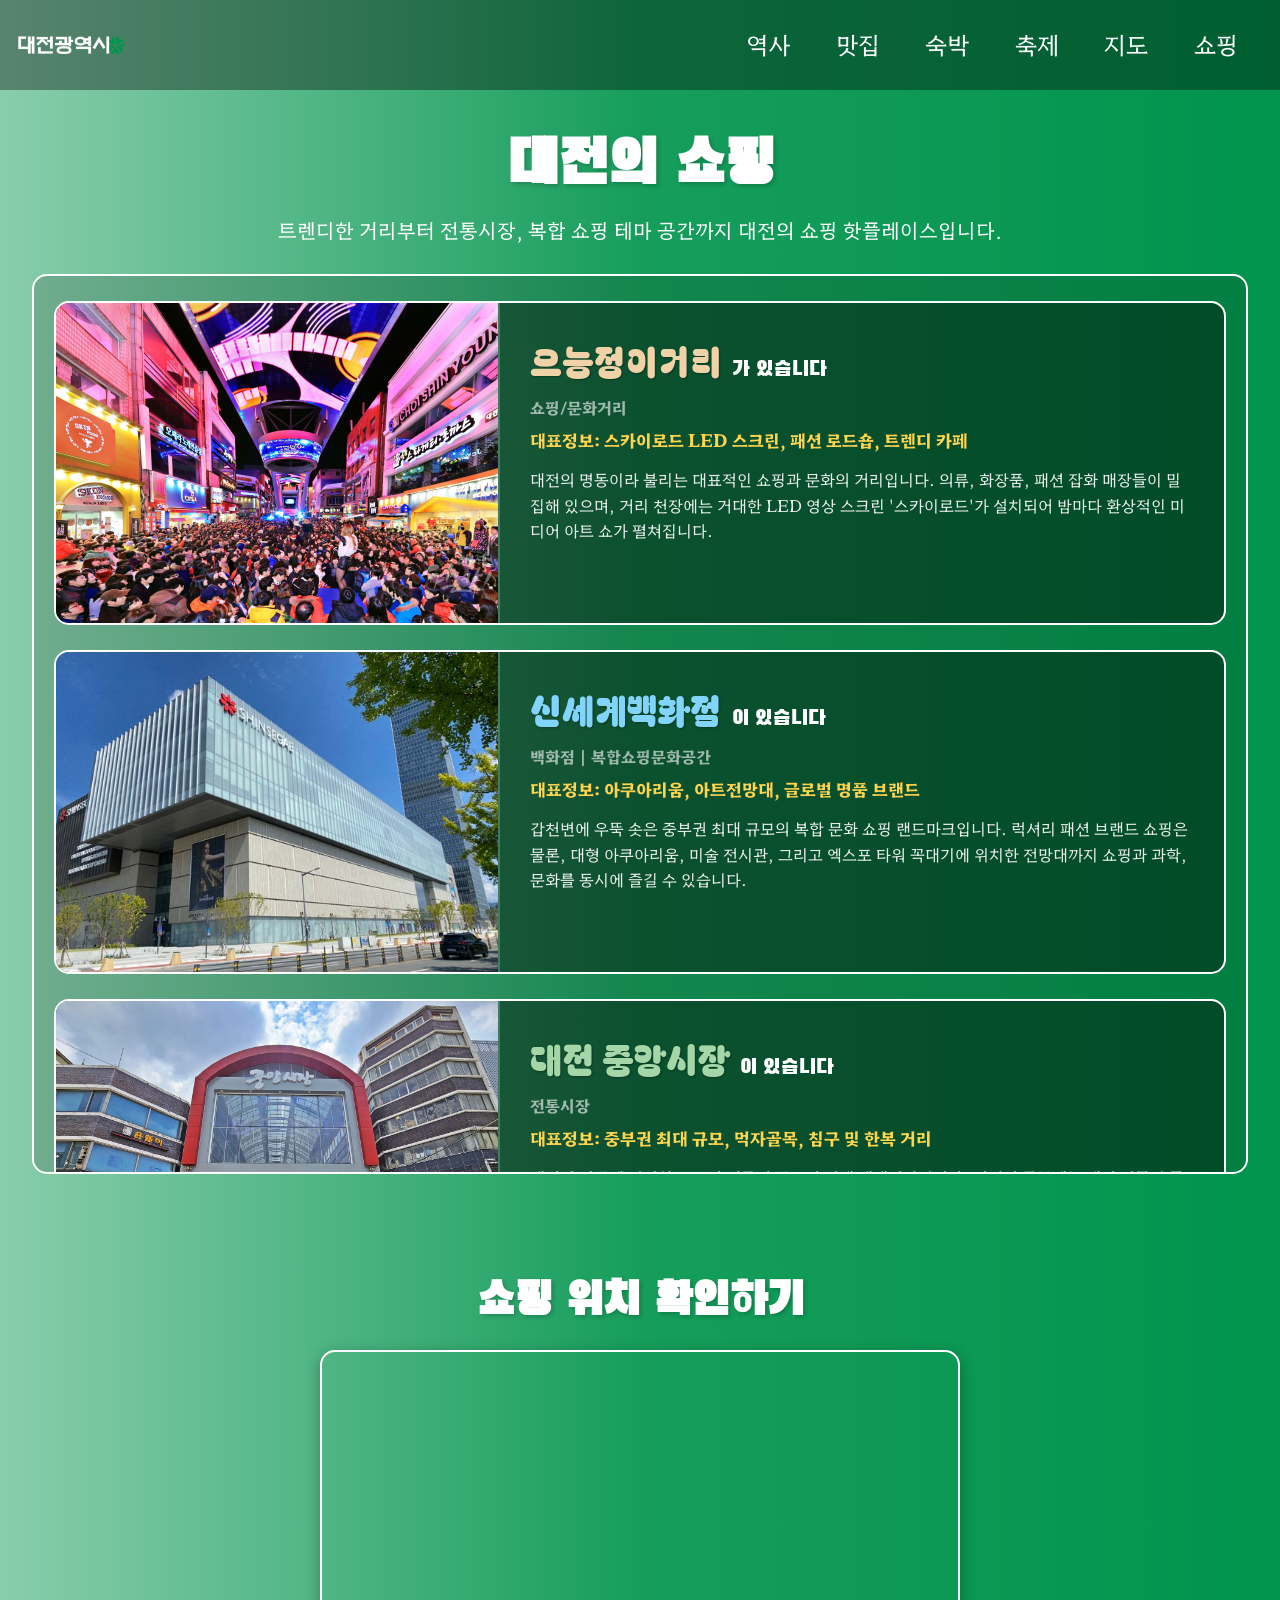
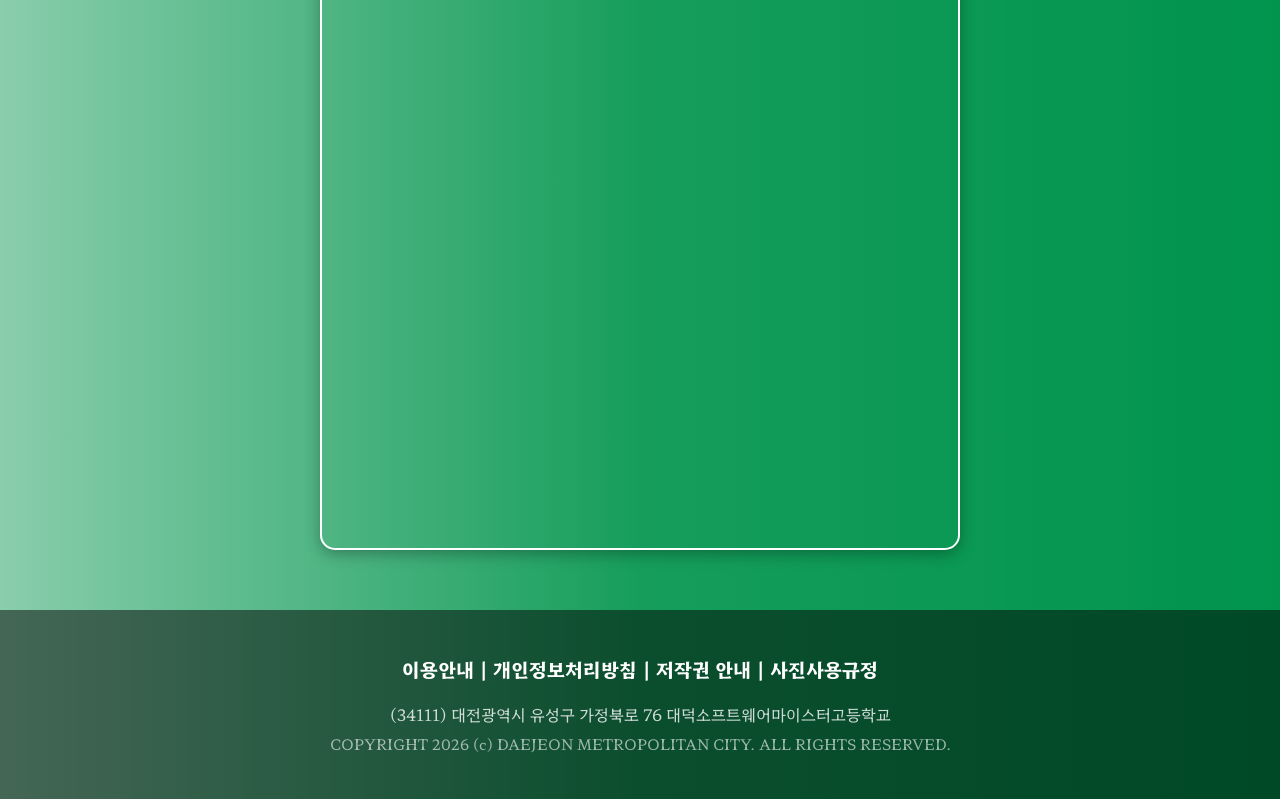
<file: html/shopping.html>
<!DOCTYPE html>
<html lang="ko">
<head>
    <meta charset="UTF-8">
    <title>대전광역시 - 쇼핑</title>
    <link rel="stylesheet" href="../css/shopping.css">
</head>
<body>
    <!-- 헤더 -->
    <header role="banner">
        <a href="main.html" id="logo">
            <img src="../source/logo.png" alt="대전광역시 로고" class="image">
        </a>
        <a href="main.html" id="name">
            <img src="../source/name.png" alt="대전광역시 이름" class="image">
        </a>
        <a class="text-button" id="history" href="history.html">역사</a>
        <a class="text-button" id="restaurants" href="restaurants.html">맛집</a>
        <a class="text-button" id="tour" href="tour.html">숙박</a>
        <a class="text-button" id="shopping" href="shopping.html">쇼핑</a>
        <a class="text-button" id="map" href="map.html">지도</a>
        <a class="text-button" id="festival" href="festival.html">축제</a>
    </header>

    <!-- 메인 -->
    <main class="matjib_box">
        <h1 class="restaurants_title">대전의 쇼핑</h1>
        <p class="restaurants_subtitle">트렌디한 거리부터 전통시장, 복합 쇼핑 테마 공간까지 대전의 쇼핑 핫플레이스입니다.</p>

        <!-- 스크롤 카드 목록 -->
        <div class="scroll_box">
            
            <!-- 으능정이 -->
            <div class="skyroad2">
                <div class="img_wrap">
                    <img src="../source/축제가 열리는 스카이로드 (촬영:김기화)_2014-00-00_0.jpg" alt="으능정이 스카이로드" class="res_img">
                </div>
                <div class="text_box">
                    <div class="card_header">
                        <span class="one_one">으능정이거리</span>
                        <span class="one_two">가 있습니다</span>
                    </div>
                    <div class="cat_text">쇼핑/문화거리</div>
                    <div class="menu_text">대표정보: 스카이로드 LED 스크린, 패션 로드숍, 트렌디 카페</div>
                    <p class="one_three">
                        대전의 명동이라 불리는 대표적인 쇼핑과 문화의 거리입니다. 의류, 화장품, 패션 잡화 매장들이 밀집해 있으며, 거리 천장에는 거대한 LED 영상 스크린 '스카이로드'가 설치되어 밤마다 환상적인 미디어 아트 쇼가 펼쳐집니다.
                    </p>
                </div>
            </div>

            <!-- 대전 신세계 -->
            <div class="shinsegae2">
                <div class="img_wrap">
                    <img src="../source/신세계.png" alt="대전 신세계 Art & Science" class="res_img">
                </div>
                <div class="text_box">
                    <div class="card_header">
                        <span class="two_one">신세계백화점</span>
                        <span class="two_two">이 있습니다</span>
                    </div>
                    <div class="cat_text">백화점 | 복합쇼핑문화공간</div>
                    <div class="menu_text">대표정보: 아쿠아리움, 아트전망대, 글로벌 명품 브랜드</div>
                    <p class="two_three">
                        갑천변에 우뚝 솟은 중부권 최대 규모의 복합 문화 쇼핑 랜드마크입니다. 럭셔리 패션 브랜드 쇼핑은 물론, 대형 아쿠아리움, 미술 전시관, 그리고 엑스포 타워 꼭대기에 위치한 전망대까지 쇼핑과 과학, 문화를 동시에 즐길 수 있습니다.
                    </p>
                </div>
            </div>

            <!-- 중앙시장 -->
            <div class="market2">
                <div class="img_wrap">
                    <img src="../source/중앙시장.png" alt="대전 중앙시장 전경" class="res_img">
                </div>
                <div class="text_box">
                    <div class="card_header">
                        <span class="three_one">대전 중앙시장</span>
                        <span class="three_two">이 있습니다</span>
                    </div>
                    <div class="cat_text">전통시장</div>
                    <div class="menu_text">대표정보: 중부권 최대 규모, 먹자골목, 침구 및 한복 거리</div>
                    <p class="three_three">
                        대전역 인근에 위치한 100년 전통의 중부권 최대 재래시장입니다. 먹거리 골목에는 대전 명물인 풀빵, 호떡, 만두, 순대 등 다양한 먹거리가 즐비하며, 건어물, 한복, 침구류 등 여러 특화 거리가 조성되어 구경하는 재미가 가득합니다.
                    </p>
                </div>
            </div>

            <!-- 현대프리미엄아울렛-->
            <div class="hyundai2">
                <div class="img_wrap">
                    <img src="../source/현대아울렛.png" alt="현대프리미엄아울렛 대전점" class="res_img">
                </div>
                <div class="text_box">
                    <div class="card_header">
                        <span class="four_one">현대아울렛</span>
                        <span class="four_two">이 있습니다</span>
                    </div>
                    <div class="cat_text">아울렛</div>
                    <div class="menu_text">대표정보: 해외 명품 브랜드 할인, 키즈 테마존, 대규모 분수 정원</div>
                    <p class="four_three">
                        유성구 용산동에 자리 잡은 자연 친화적이고 세련된 아웃도어 몰 형태의 프리미엄 아울렛입니다. 합리적인 가격에 유명 해외 명품과 인기 패션 브랜드들을 만나볼 수 있으며, 이국적인 중앙 분수 광장과 정원, 영화관을 갖추어 나들이 코스로도 제격입니다.
                    </p>
                </div>
            </div>

            <!-- 지하상가 -->
            <div class="underground2">
                <div class="img_wrap">
                    <img src="../source/지하상가.png" alt="은행동 지하상가 내부" class="res_img">
                </div>
                <div class="text_box">
                    <div class="card_header">
                        <span class="five_one">지하상가</span>
                        <span class="five_two">가 있습니다</span>
                    </div>
                    <div class="cat_text">지하쇼핑몰</div>
                    <div class="menu_text">대표정보: 대전역 연결, 가성비 패션잡화, 분식 코너</div>
                    <p class="five_three">
                        대전역에서 옛 충남도청(현 근현대전시관)까지 쭉 이어지는 아시아 최대 규모 수준의 단일층 지하쇼핑몰입니다. 날씨의 영향 없이 쾌적하게 쇼핑할 수 있으며, 가성비 훌륭한 트렌디 의류와 슈즈, 액세서리 매장이 즐비하고 명물 분식점들도 만날 수 있어 늘 활기가 넘칩니다.
                    </p>
                </div>
            </div>
            
        </div>
    </main>

    <!-- 구글 지도-->
    <h1 class="map_title">쇼핑 위치 확인하기</h1>
    <iframe class="map-iframe" src="https://maps.google.com/maps?q=대전%20쇼핑&t=&z=13&ie=UTF8&iwloc=&output=embed" width="50%" height="800"></iframe>

    <!-- 푸터 -->
    <footer class="footer">
        <div class="footer_links">이용안내 | 개인정보처리방침 | 저작권 안내 | 사진사용규정</div>
        <div class="footer_info">(34111) 대전광역시 유성구 가정북로 76 대덕소프트웨어마이스터고등학교</div>
        <div class="footer_copy">COPYRIGHT 2026 (c) DAEJEON METROPOLITAN CITY. ALL RIGHTS RESERVED.</div>
    </footer>
</body>
</html>
</file>
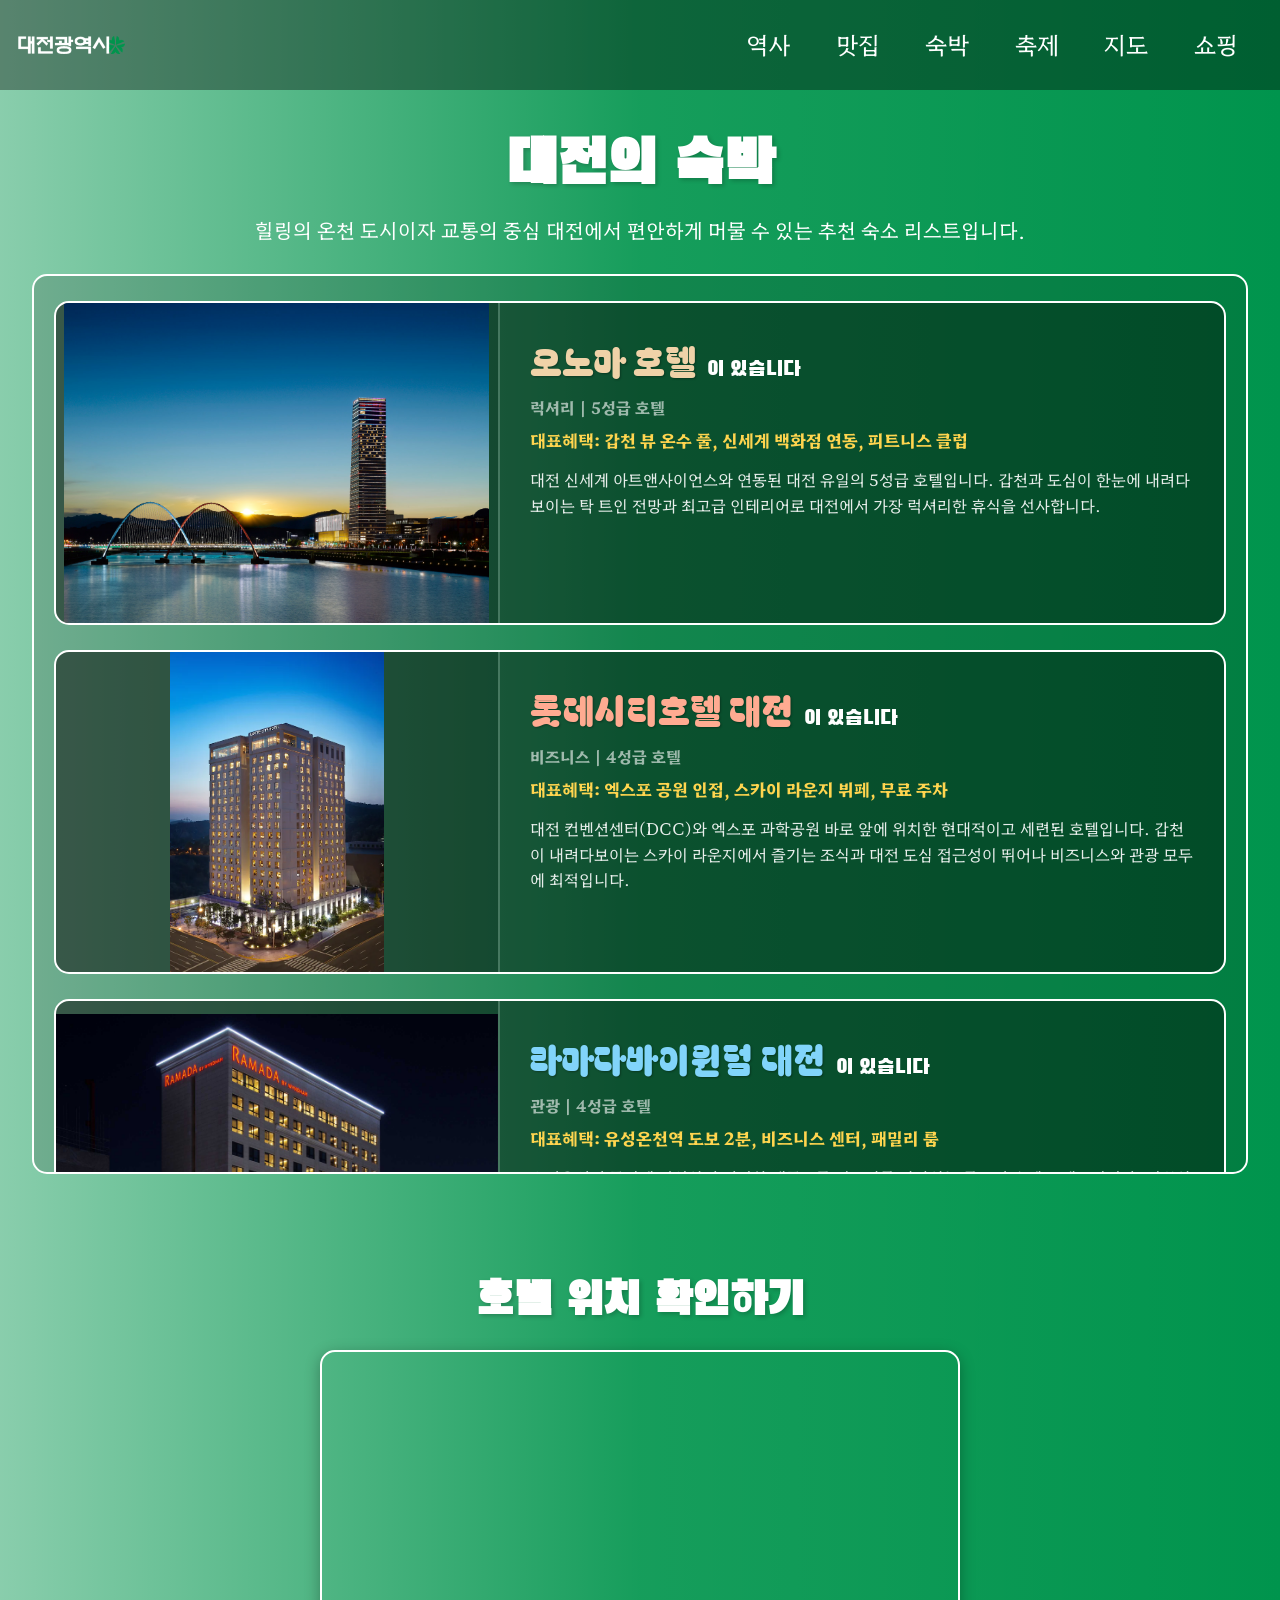
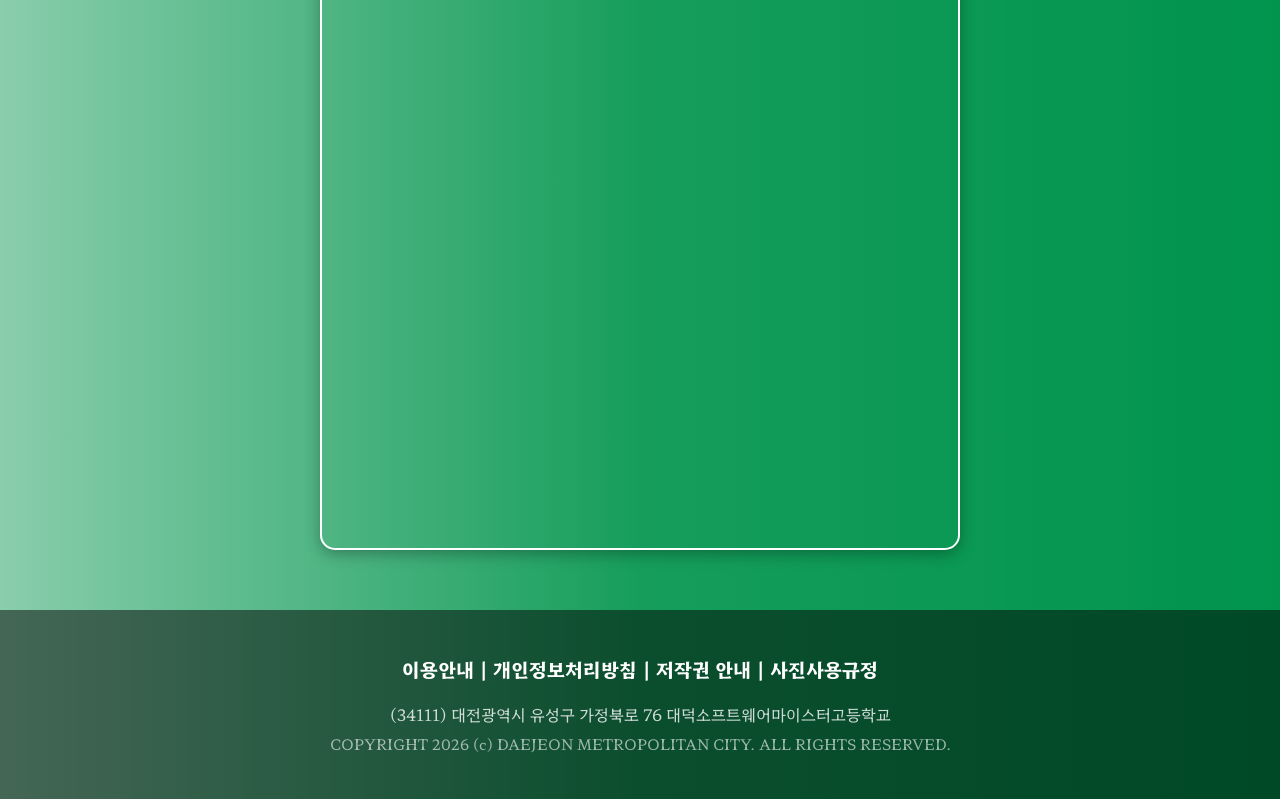
<file: html/tour.html>
<!DOCTYPE html>
<html lang="ko">
<head>
    <meta charset="UTF-8">
    <title>대전광역시 - 숙박</title>
    <!-- 숙박 페이지 전용 스타일시트 연결 -->
    <link rel="stylesheet" href="../css/tour.css">
</head>
<body>
    <!-- 상단 고정 헤더 바 -->
    <header role="banner">
        <a href="main.html" id="logo">
            <img src="../source/logo.png" alt="대전광역시 로고" class="image">
        </a>
        <a href="main.html" id="name">
            <img src="../source/name.png" alt="대전광역시 이름" class="image">
        </a>
        <a class="text-button" id="history" href="history.html">역사</a>
        <a class="text-button" id="restaurants" href="restaurants.html">맛집</a>
        <a class="text-button" id="tour" href="tour.html">숙박</a>
        <a class="text-button" id="shopping" href="shopping.html">쇼핑</a>
        <a class="text-button" id="map" href="map.html">지도</a>
        <a class="text-button" id="festival" href="festival.html">축제</a>
    </header>

    <!-- 숙박 구역 메인 컨테이너 -->
    <main class="matjib_box">
        <h1 class="restaurants_title">대전의 숙박</h1>
        <p class="restaurants_subtitle">힐링의 온천 도시이자 교통의 중심 대전에서 편안하게 머물 수 있는 추천 숙소 리스트입니다.</p>

        <!-- 숙박 스크롤 박스 목록 -->
        <div class="scroll_box">
            
            <!-- 1. 오노마 호텔 -->
            <div class="onoma2">
                <div class="img_wrap">
                    <img src="../source/onomahotel.png" alt="오노마 호텔 전경" class="res_img">
                </div>
                <div class="text_box">
                    <div class="card_header">
                        <span class="one_one">오노마 호텔</span>
                        <span class="one_two">이 있습니다</span>
                    </div>
                    <div class="cat_text">럭셔리 | 5성급 호텔</div>
                    <div class="menu_text">대표혜택: 갑천 뷰 온수 풀, 신세계 백화점 연동, 피트니스 클럽</div>
                    <p class="one_three">
                        대전 신세계 아트앤사이언스와 연동된 대전 유일의 5성급 호텔입니다. 갑천과 도심이 한눈에 내려다보이는 탁 트인 전망과 최고급 인테리어로 대전에서 가장 럭셔리한 휴식을 선사합니다.
                    </p>
                </div>
            </div>

            <!-- 2. 롯데시티호텔 대전 -->
            <div class="lotte2">
                <div class="img_wrap">
                    <img src="../source/lottehotel.png" alt="롯데시티호텔 대전" class="res_img">
                </div>
                <div class="text_box">
                    <div class="card_header">
                        <span class="two_one">롯데시티호텔 대전</span>
                        <span class="two_two">이 있습니다</span>
                    </div>
                    <div class="cat_text">비즈니스 | 4성급 호텔</div>
                    <div class="menu_text">대표혜택: 엑스포 공원 인접, 스카이 라운지 뷔페, 무료 주차</div>
                    <p class="two_three">
                        대전 컨벤션센터(DCC)와 엑스포 과학공원 바로 앞에 위치한 현대적이고 세련된 호텔입니다. 갑천이 내려다보이는 스카이 라운지에서 즐기는 조식과 대전 도심 접근성이 뛰어나 비즈니스와 관광 모두에 최적입니다.
                    </p>
                </div>
            </div>

            <!-- 3. 라마다바이윈덤 대전 -->
            <div class="ramada2">
                <div class="img_wrap">
                    <img src="../source/ramabywindom.png" alt="라마다바이윈덤 대전" class="res_img">
                </div>
                <div class="text_box">
                    <div class="card_header">
                        <span class="three_one">라마다바이윈덤 대전</span>
                        <span class="three_two">이 있습니다</span>
                    </div>
                    <div class="cat_text">관광 | 4성급 호텔</div>
                    <div class="menu_text">대표혜택: 유성온천역 도보 2분, 비즈니스 센터, 패밀리 룸</div>
                    <p class="three_three">
                        유성온천의 중심에 위치하여 편리한 대중교통 인프라를 자랑하는 글로벌 호텔 브랜드입니다. 깔끔하고 현대적인 객실 인테리어와 가족 친화적인 패밀리 트윈 룸이 완비되어 여행객들에게 큰 사랑을 받고 있습니다.
                    </p>
                </div>
            </div>

            <!-- 4. 토요코인 대전정부청사점 -->
            <div class="toyoko2">
                <div class="img_wrap">
                    <img src="../source/Toyocoin.png" alt="토요코인 대전정부청사점" class="res_img">
                </div>
                <div class="text_box">
                    <div class="card_header">
                        <span class="four_one">토요코인 대전정부청사점</span>
                        <span class="four_two">이 있습니다</span>
                    </div>
                    <div class="cat_text">비즈니스 | 가성비 호텔</div>
                    <div class="menu_text">대표혜택: 무료 조식 제공, 합리적인 요금, 둔산동 중심가</div>
                    <p class="four_three">
                        대전의 행정·경제 중심지인 둔산동 정부청사 인근에 위치한 대표적인 가성비 비즈니스 숙소입니다. 깔끔하고 표준화된 객실 서비스와 모든 투숙객에게 제공되는 무료 조식 뷔페로 출장객들에게 최상의 만족을 제공합니다.
                    </p>
                </div>
            </div>

            <!-- 5. 인터시티 호텔 -->
            <div class="interciti2">
                <div class="img_wrap">
                    <img src="../source/intercity.png" alt="인터시티 호텔" class="res_img">
                </div>
                <div class="text_box">
                    <div class="card_header">
                        <span class="five_one">인터시티 호텔</span>
                        <span class="five_two">이 있습니다</span>
                    </div>
                    <div class="cat_text">온천숙박 | 4성급 호텔</div>
                    <div class="menu_text">대표혜택: 천연 온천수 사우나, 대연회장, 레스토랑</div>
                    <p class="five_three">
                        유성천 변에 자리 잡아 유성온천의 풍부한 천연 온천수를 전 객실과 전용 사우나에서 직접 만끽할 수 있는 전통 있는 호텔입니다. 넓고 쾌적한 객실 공간과 전문적인 컨벤션 시설이 특징입니다.
                    </p>
                </div>
            </div>

            <!-- 6. 호텔 라온 -->
            <div class="laon2">
                <div class="img_wrap">
                    <img src="../source/raon.png" alt="호텔 라온 객실" class="res_img">
                </div>
                <div class="text_box">
                    <div class="card_header">
                        <span class="six_one">호텔 라온</span>
                        <span class="six_two">이 있습니다</span>
                    </div>
                    <div class="cat_text">디자인 | 3성급 호텔</div>
                    <div class="menu_text">대표혜택: 야외 온천 족욕체험장 인근, 세련된 인테리어, 루프탑</div>
                    <p class="six_three">
                        감각적인 현대식 디자인과 편안한 휴식 공간을 제공하는 유성구의 부티크 호텔입니다. 유성온천 야외 족욕체험공원과 인접해 대전의 온천 문화를 만끽하고 도심 속 힐링을 즐기기에 좋은 최적의 숙소입니다.
                    </p>
                </div>
            </div>

            <!-- 7. 경하온천호텔 -->
            <div class="gyeongha2">
                <div class="img_wrap">
                    <img src="../source/kungha.png" alt="경하온천호텔" class="res_img">
                </div>
                <div class="text_box">
                    <div class="card_header">
                        <span class="seven_one">경하온천호텔</span>
                        <span class="seven_two">이 있습니다</span>
                    </div>
                    <div class="cat_text">전통온천 | 가족탕</div>
                    <div class="menu_text">대표혜택: 객실 내 천연 온천수 가족탕, 한옥풍 조경, 전통 온돌방</div>
                    <p class="seven_three">
                        대전 유성온천 지구에서 역사 깊은 온천 전문 호텔로, 객실 내에 개별 온천탕이 완비되어 가족 단위 투숙객이 온전한 온천 힐링을 누릴 수 있습니다. 전통 온돌 객실과 온천수를 활용한 사우나가 큰 매력입니다.
                    </p>
                </div>
            </div>
            
        </div>
    </main>

    <!-- 숙박 지도 구역 -->
    <h1 class="map_title">호텔 위치 확인하기</h1>
    <iframe class="map-iframe" src="https://www.google.com/maps/d/u/0/embed?mid=1uVDOIhVydl-jRvf-kG50qg85V0B_Ytg&ehbc=2E312F" width="50%" height="800"></iframe>

    <!-- 하단 푸터 영역 -->
    <footer class="footer">
        <div class="footer_links">이용안내 | 개인정보처리방침 | 저작권 안내 | 사진사용규정</div>
        <div class="footer_info">(34111) 대전광역시 유성구 가정북로 76 대덕소프트웨어마이스터고등학교</div>
        <div class="footer_copy">COPYRIGHT 2026 (c) DAEJEON METROPOLITAN CITY. ALL RIGHTS RESERVED.</div>
    </footer>
</body>
</html>
</file>
<file: css/index.css>
/* 동글 폰트 가져오기 */
@import url("https://fonts.googleapis.com/css2?family=Dongle&display=swap");

.dongle-regular {
    font-family: "Dongle", sans-serif;
    font-weight: 400;
    font-style: normal;
}

/* 초록색 계열 배경 그라데이션 */
body {
    background: linear-gradient(to left, #00944d, #00944ce9, #00944c76);
}

/* 왼쪽 텍스트 로고 절대배치 */
#source img{
    object-fit: contain;
    position: absolute;
    left: 20%;
    top: 49.5%;
    width: 26%;   
    height: 10%;
    transform: translate(-50%, -50%);
}

/* 가운데 심볼 로고 절대배치 */
#logo img{
    object-fit: contain;
    position: absolute;
    left: 37%;
    top: 49%;
    width: 10%;   
    height: 10%;
    transform: translate(-50%, -50%);
}

/* 오른쪽 꿈돌이/꿈순이 절대배치 (포인터 이벤트 차단해서 다른 링크 가리지 않게 처리) */
#mascot img{
    object-fit: contain;
    position: absolute;
    left: 68%;
    top: 50%;
    width: 60%;   
    height: 60%;
    transform: translate(-50%, -50%);
    pointer-events: none;
}

/* 텍스트 로고 마우스 호버 효과 */
#source img:hover {
    background-color: rgba(0, 0, 0, 0);
    transition: all 1s ease;
}

/* 지도 기본 배치 스타일 */
.map {
    position: absolute;
    left: 50%;
    top: 50%;
    width: 100%;
    height: 100%;
    transform: translate(-50%, -50%);
}
</file>
<file: css/festival.css>
/* 외부 웹 폰트(Hahmlet, Black Han Sans, Bagel Fat One) 로드 */
@import url('https://fonts.googleapis.com/css2?family=Hahmlet:wght@100..900&display=swap');
@import url('https://fonts.googleapis.com/css2?family=Black+Han+Sans&display=swap');
@import url('https://fonts.googleapis.com/css2?family=Bagel+Fat+One&display=swap');

/* 마진, 패딩 리셋 및 박스사이징 설정 */
* {
  margin: 0;
  padding: 0;
  box-sizing: border-box;
}

/* 바디 레이아웃 & 초록 배경 그라데이션 */
body {
    background: linear-gradient(to left, #00944d, #00944ce9, #00944c76);
    z-index: -1;
    min-height: 100vh;
    display: flex;
    flex-direction: column;
}

/* 공통 헤더 바 영역 스타일 */
body header {
    width: 100%;
    height: 90px;
    display: flex;
    align-items: center;
    justify-content: space-between;
    position: fixed;
    top: 0;
    left: 0;
    z-index: 100;
    background-color: rgba(0, 0, 0, 0.356);
}

/* 헤더 심볼 로고 배치 */
#logo img {
    object-fit: contain;
    position: absolute;
    left: 9%;
    top: 50%;
    width: 20%;
    height: 20%;
    transform: translate(-50%, -50%);
}

/* 헤더 텍스트 로고 배치 */
#name img {
    object-fit: contain;
    position: absolute;
    left: 5%;
    top: 50%;
    width: 20%;
    height: 20%;
    transform: translate(-50%, -50%);
}

/* 네비게이션용 버튼 공통 스타일 */
.text-button {
    text-decoration: none;
    position: absolute;
    top: 48%;
    transform: translate(-50%, -50%);
    font-size: 1.5rem;
    color: white;
    font-family: 'Hahmlet', serif;
}

/* 각 서브페이지 이동 버튼들의 가로 정렬 위치 */
#history { left: 60%; }
#restaurants { left: 67%; }
#tour { left: 74%; }
#festival { left: 81%; }
#map { left: 88%; }
#shopping { left: 95%; }

/* 축제 컨텐츠 메인 컨테이너 */
.festival_container {
    margin-top: 130px;
    width: 100%;
    padding: 20px;
    display: flex;
    flex-direction: column;
    align-items: center;
    flex: 1;
}

/* 대타이틀 */
.festival_title {
    font-family: 'Black Han Sans', serif;
    font-size: 60px;
    color: white;
    margin-bottom: 10px;
    text-shadow: 2px 2px 4px rgba(0, 0, 0, 0.2);
}

/* 서브타이틀 */
.festival_subtitle {
    font-family: 'Hahmlet', serif;
    font-size: 20px;
    color: white;
    margin-bottom: 40px;
    text-align: center;
}

/* 3열 카드형 격자 배치 (CSS Grid) */
.festival_grid {
    display: grid;
    grid-template-columns: repeat(3, 1fr);
    gap: 25px;
    width: 95%;
    max-width: 1400px;
    margin-bottom: 60px;
}

/* 축제 카드 개별 스타일 */
.festival_card {
    background-color: rgba(0, 0, 0, 0.4);
    border: 2px solid white;
    border-radius: 15px;
    overflow: hidden;
    display: flex;
    flex-direction: column;
}

/* 카드 이미지 클리핑 및 가득 채우기 */
.card_img {
    width: 100%;
    height: 280px;
    object-fit: contain;
    background-color: rgba(0, 0, 0, 0.2);
    border-bottom: 2px solid white;
}

/* 카드 내부 텍스트 감싸는 박스 */
.card_body {
    padding: 25px;
    color: white;
    display: flex;
    flex-direction: column;
    flex: 1;
}

/* 축제 타이틀 텍스트 */
.card_title {
    font-family: 'Black Han Sans', serif;
    font-size: 28px;
    color: #EFD2A8;
    margin-bottom: 10px;
}

/* 축제 타이틀 내부 링크 꾸미기 */
.card_title a {
    color: inherit;
    text-decoration: none;
}

.card_title a:hover {
    text-decoration: underline;
}

/* 축제 기간 텍스트 */
.card_date {
    font-family: 'Hahmlet', serif;
    font-size: 16px;
    color: rgba(255, 255, 255, 0.7);
    margin-bottom: 15px;
    font-weight: bold;
}

/* 축제 설명 상세 본문 */
.card_desc {
    font-family: 'Hahmlet', serif;
    font-size: 16px;
    line-height: 1.6;
    color: rgba(255, 255, 255, 0.95);
}

/* 공통 하단 푸터 */
.footer {
    position: relative;
    z-index: 50;
    margin-top: auto;
    background-color: rgba(0, 0, 0, 0.5);
    text-align: center;
    color: white;
    font-family: 'Hahmlet', serif;
    font-size: 1.2rem;
    line-height: 2;
    padding: 40px 0;
}

.footer_links {
    font-weight: bold;
    margin-bottom: 10px;
    color: white;
}

.footer_info {
    font-size: 1rem;
    color: rgba(255, 255, 255, 0.8);
}

.footer_copy {
    font-size: 0.9rem;
    color: rgba(255, 255, 255, 0.6);
}
</file>
<file: css/history.css>
/* 외부 구글 웹폰트 로드 */
@import url('https://fonts.googleapis.com/css2?family=Hahmlet:wght@100..900&display=swap');
@import url('https://fonts.googleapis.com/css2?family=Black+Han+Sans&display=swap');
@import url('https://fonts.googleapis.com/css2?family=Bagel+Fat+One&display=swap');

/* 마진, 패딩 초기화 */
* {
  margin: 0;
  padding: 0;
  box-sizing: border-box;
}

/* 상단 네비게이션 헤더 바 */
body header {
    width: 100%;
    height: 90px;
    display: flex;
    align-items: center;
    justify-content: space-between;
    position: fixed;
    top: 0;
    left: 0;
    z-index: 100;
    background-color: rgba(0, 0, 0, 0.356);
}

body header div {
    color: rgb(255, 255, 255);
}

/* 바디 기본 배경 그라데이션 및 크기 */
body {
    background: linear-gradient(to left, #00944d, #00944ce9, #00944c76);
    z-index: -1;
    min-height: 100vh;
    display: flex;
    flex-direction: column;
}

/* 헤더 심볼 로고 */
#logo img {
    object-fit: contain;
    position: absolute;
    left: 9%;
    top: 50%;
    width: 20%;
    height: 20%;
    transform: translate(-50%, -50%);
}

/* 헤더 텍스트 로고 */
#name img {
    object-fit: contain;
    position: absolute;
    left: 5%;
    top: 50%;
    width: 20%;
    height: 20%;
    transform: translate(-50%, -50%);
}

/* 메뉴 버튼들 공통 스타일 */
.text-button {
    text-decoration: none;
    position: absolute;
    top: 48%;
    transform: translate(-50%, -50%);
    font-size: 1.5rem;
    color: white;
    font-family: 'Hahmlet', serif;
}

/* 버튼별 가로 배치 좌표 */
#history { left: 60%; }
#restaurants { left: 67%; }
#tour { left: 74%; }
#festival { left: 81%; }
#map { left: 88%; }
#shopping { left: 95%; }

/* 하단 푸터 레이아웃 */
.footer {
    position: relative;
    z-index: 50;
    margin-top: auto;
    background-color: rgba(0, 0, 0, 0.5);
    text-align: center;
    color: white;
    font-family: 'Hahmlet', serif;
    font-size: 1.2rem;
    line-height: 2;
    padding: 40px 0 40px 0;
}

.footer_links {
    font-weight: bold;
    margin-bottom: 10px;
    color: white;
}

.footer_info {
    font-size: 1rem;
    color: rgba(255, 255, 255, 0.8);
}

.footer_copy {
    font-size: 0.9rem;
    color: rgba(255, 255, 255, 0.6);
}

/* 역사 메인 컨테이너 */
.history_container {
    margin-top: 150px;
    margin-bottom: 80px;
    text-align: center;
    width: 100%;
}

/* 대제목 */
.history_title {
    font-family: 'Black Han Sans', serif;
    font-size: 60px;
    color: white;
    margin-bottom: 10px;
}

/* 소제목 */
.history_subtitle {
    font-family: 'Hahmlet', serif;
    font-size: 20px;
    color: white;
    margin-bottom: 50px;
}

/* 타임라인 섹션 뼈대 */
.timeline_section {
    position: relative;
    width: 98%;
    max-width: 100%;
    margin: 0 auto;
}

/* 타임라인 정중앙 세로축 흰 선 */
.timeline_line {
    position: absolute;
    left: 50%;
    top: 0;
    bottom: 0;
    width: 4px;
    background-color: white;
    transform: translateX(-50%);
    z-index: 1;
}

/* 타임라인 박스 공통 구조 (반씩 노나 가짐) */
.history_box {
    position: relative;
    width: 50%;
    padding: 60px 40px;
    box-sizing: border-box;
}

/* 홀수 번째는 왼쪽 배치 및 우측 정렬 */
.history_box.left {
    left: 0;
    text-align: right;
}

/* 짝수 번째는 오른쪽 배치 및 좌측 정렬 */
.history_box.right {
    left: 50%;
    text-align: left;
}

/* 역사 설명 카드 */
.history_card {
    background-color: rgba(0, 0, 0, 0.4);
    border: 2px solid white;
    border-radius: 15px;
    padding: 60px 50px;
    color: white;
}

/* 세로선 상에 올라갈 둥근 도트 마커 */
.history_dot {
    position: absolute;
    top: 100px;
    width: 16px;
    height: 16px;
    background-color: white;
    border: 3px solid #00944d;
    border-radius: 50%;
    z-index: 10;
}

/* 도트 마커 가로 위치 보정 */
.history_box.left .history_dot {
    right: -8px;
}

.history_box.right .history_dot {
    left: -8px;
}

/* 역사 년도/시대 텍스트 */
.history_year {
    font-family: 'Bagel Fat One', cursive;
    font-size: 30px;
    color: #FFE082;
    margin-bottom: 10px;
}

/* 역사 토픽 타이틀 */
.history_name {
    font-family: 'Black Han Sans', serif;
    font-size: 24px;
    margin-bottom: 15px;
}

/* 역사 세부정보 본문 */
.history_info {
    font-family: 'Hahmlet', serif;
    font-size: 18px;
    line-height: 1.6;
}

/* 역사 카드 내부 이미지 */
.history_img {
    width: 100%;
    height: 450px;
    object-fit: cover;
    border-radius: 10px;
    margin-bottom: 30px;
    border: 1px solid rgba(255, 255, 255, 0.3);
}
</file>
<file: css/main.css>
/* 외부 폰트 파일 가져오기 */
@import url('https://fonts.googleapis.com/css2?family=Hahmlet:wght@100..900&display=swap');
@import url('https://fonts.googleapis.com/css2?family=Black+Han+Sans&display=swap');
@import url('https://fonts.googleapis.com/css2?family=Bagel+Fat+One&display=swap');

/* 마진 패딩 기본화 및 박스사이징 */
* {
  margin: 0;
  padding: 0;
  box-sizing: border-box;
}

html {
    scroll-behavior: smooth;
}

/* 이미지 자동 슬라이더 상자 */
.slider-wrapper {
    display: flex;
    width: 1000%;
    height: 100%;
    animation: daejeonSlide 30s infinite ease-in-out;
}

/* 슬라이더 이미지 개별 비율 채우기 */
.main-image {
    width: 10%;
    height: 100%;
    object-fit: cover;
}

/* 슬라이더가 얹어지는 메인 컨테이너 */
.main {
    left: 50%;
    width: 100%;   
    height: 1025px;
    transform: translate(-50%, 8.9%);
    overflow: hidden;
    position: relative;
}

/* 상단 메뉴바 공통 스타일 */
body header {
    width: 100%;
    height: 90px;
    display: flex;
    align-items: center;
    justify-content: space-between;
    position: fixed;
    z-index: 100;
    background-color: rgba(0, 0, 0, 0.356);
}

body header div {
    color: rgb(255, 255, 255);
}

/* 메인 배너 슬라이드 애니메이션 (10장 전환용) */
@keyframes daejeonSlide {
    0%, 8%     { transform: translateX(0); }
    10%, 18%   { transform: translateX(-10%); }
    20%, 28%   { transform: translateX(-20%); }
    30%, 38%   { transform: translateX(-30%); }
    40%, 48%   { transform: translateX(-40%); }
    50%, 58%   { transform: translateX(-50%); }
    60%, 68%   { transform: translateX(-60%); }
    70%, 78%   { transform: translateX(-70%); }
    80%, 88%   { transform: translateX(-80%); }
    90%, 98%   { transform: translateX(-90%); }
    100%       { transform: translateX(-90%); }
}

/* 바디 전체 속성 및 마우스 드래그 금지 처리 */
body {
    background: linear-gradient(to left, #00944d, #00944ce9, #00944c76);
    z-index: -1;
    min-height: 420vh;
    display: flex;
    flex-direction: column;
    -webkit-user-select: none; /* 사파리, 크롬 드래그 방지 */
    -moz-user-select: none;    /* 파이어폭스 드래그 방지 */
    -ms-user-select: none;     /* IE 드래그 방지 */
    user-select: none;        /* 표준 드래그 방지 */
}

/* 로고 배치 */
#logo img {
    object-fit: contain;
    position: absolute;
    left: 9%;
    top: 50%;
    width: 20%;
    height: 20%;
    transform: translate(-50%, -50%);
}

/* 텍스트 로고 배치 */
#name img {
    object-fit: contain;
    position: absolute;
    left: 5%;
    top: 50%;
    width: 20%;
    height: 20%;
    transform: translate(-50%, -50%);
}

/* 상단 버튼들 */
.text-button {
    text-decoration: none;
    position: absolute;
    top: 48%;
    transform: translate(-50%, -50%);
    font-size: 1.5rem;
    color: white;
    font-family: 'Hahmlet', serif;
}

#history { left: 60%; }
#restaurants { left: 67%; }
#tour { left: 74%; }
#festival { left: 81%; }
#map { left: 88%; }
#shopping { left: 95%; }

/* 메인 배너의 타이틀 글자 */
.main-title {
    position: absolute;
    top: 50%;
    left: 82%;
    transform: translate(-50%, -50%);
    color: white;
    font-family: 'Black Han Sans', serif;
    font-size: 100px; 
    white-space: nowrap;
}

/* 대전 타이틀 글자 데코 */
.deajeon_is1 {
    color: white;
    font-family: 'Bagel Fat One', cursive;
    font-size: 200px;
    transform: translate(05%, -50%);
}

.deajeon_is2 {
    color: white;
    font-family: 'Black Han Sans', serif;
    font-size: 70px;
    transform: translate(25%, -295%);
}

/* 외부 날씨 위젯 정렬 */
#ww_dde730d6d6110 {
    position: absolute;
    transform: translate(285%, -160%);
}

/* 성심당 카드 배경 이미지 절대배치 */
.sungsimdang {
    z-index: -10000;
    position: absolute;
    left: 50%;
    top: 100%;
    width: 50%;
    height: 50%;
    transform: translate(-97%, 70%);
}

/* 성심당 상세 텍스트 및 위치 강제 디스플레이스 */
.one_one {
    color: #EFD2A8;
    font-family: 'Bagel Fat One', cursive;
    font-size: 90px;
    transform: translate(65%, -100%);
}

.one_two {
    color: white;
    font-family: 'Black Han Sans', serif;
    font-size: 40px;
    transform: translate(78%, -380%);
}

.one_three {
    text-align: center;
    color: white;
    font-family: 'Black Han Sans', serif;
    font-size: 3rem;
    transform: translate(25%, -50%);
}

/* 대전역 야경 상단 마진 */
.daejeonyagyeong2 {
    margin-top: 60vh;
}

/* 대전역 배경 이미지 절대배치 */
.daejeonyagyeong {
    z-index: -10000;
    position: absolute;
    left: 50%;
    top: 100%;
    width: 50%;
    height: 50%;
    transform: translate(-3%, 190%);
}

/* 대전역 타이틀 & 본문 위치 */
.two_one {
    color: #61666A;
    font-family: 'Bagel Fat One', cursive;
    font-size: 90px;
    transform: translate(10%, -300%);
}

.two_two {
    color: white;
    font-family: 'Black Han Sans', serif;
    font-size: 40px;
    transform: translate(23.5%, -900%);
}

.two_three {
    text-align: center;
    color: white;
    font-family: 'Black Han Sans', serif;
    font-size: 3rem;
    transform: translate(-25%, -300%);
}

/* 오월드 영역 상단 마진 */
.oworld2 {
    margin-top: 60vh;
}

/* 오월드 배경 이미지 절대배치 */
.oworld {
    z-index: -10000;
    position: absolute;
    left: 50%;
    top: 100%;
    width: 50%;
    height: 50%;
    transform: translate(-97%, 310%);
}

/* 오월드 타이틀 및 본문 정렬 */
.three_one {
    color: #FFE082;
    font-family: 'Bagel Fat One', cursive;
    font-size: 90px;
    transform: translate(65%, -530%);
}

.three_two {
    color: white;
    font-family: 'Black Han Sans', serif;
    font-size: 40px;
    transform: translate(78%, -1515%);
}

.three_three {
    text-align: center;
    color: white;
    font-family: 'Black Han Sans', serif;
    font-size: 3rem;
    transform: translate(25%, -390%);
}

/* 엑스포 구역 상단 마진 */
.expo2 {
    margin-top: 60vh;
}

/* 엑스포 이미지 절대배치 */
.expo {
    z-index: -10000;
    position: absolute;
    left: 50%;
    top: 100%;
    width: 50%;
    height: 50%;
    transform: translate(-3%, 430%);
}

/* 엑스포 텍스트 정렬 */
.four_one {
    color: #81D4FA;
    font-family: 'Bagel Fat One', cursive;
    font-size: 90px;
    transform: translate(14%, -790%);
}

.four_two {
    color: white;
    font-family: 'Black Han Sans', serif;
    font-size: 40px;
    transform: translate(27%, -2198%);
}

.four_three {
    text-align: center;
    color: white;
    font-family: 'Black Han Sans', serif;
    font-size: 3rem;
    transform: translate(-25%, -430%);
}

/* 하단 푸터 영역 스타일 */
.footer {
    position: relative;
    z-index: 50;
    margin-top: auto;
    background-color: rgba(0, 0, 0, 0.5);
    text-align: center;
    color: white;
    font-family: 'Hahmlet', serif;
    font-size: 1.2rem;
    line-height: 2;
    padding: 40px 0 40px 0;
}

.footer_links {
    font-weight: bold;
    margin-bottom: 10px;
    color: white;
}

.footer_info {
    font-size: 1rem;
    color: rgba(255, 255, 255, 0.8);
}

.footer_copy {
    font-size: 0.9rem;
    color: rgba(255, 255, 255, 0.6);
}
</file>
<file: css/map.css>
/* 외부 폰트 파일 가져오기 */
@import url('https://fonts.googleapis.com/css2?family=Hahmlet:wght@100..900&display=swap');
@import url('https://fonts.googleapis.com/css2?family=Black+Han+Sans&display=swap');

/* 마진, 패딩 여백 0으로 초기화 */
* {
  margin: 0;
  padding: 0;
  box-sizing: border-box;
}

/* 상단 네비게이션 헤더 바 */
body header {
    width: 100%;
    height: 90px;
    display: flex;
    align-items: center;
    justify-content: space-between;
    position: fixed;
    top: 0;
    left: 0;
    z-index: 100;
    background-color: rgba(0, 0, 0, 0.356);
}

body header div {
    color: rgb(255, 255, 255);
}

/* 바디 배경 그라데이션 및 레이아웃 */
body {
    background: linear-gradient(to left, #00944d, #00944ce9, #00944c76);
    z-index: -1;
    min-height: 100vh;
    display: flex;
    flex-direction: column;
}

/* 헤더 심볼 로고 */
#logo img {
    object-fit: contain;
    position: absolute;
    left: 9%;
    top: 50%;
    width: 20%;
    height: 20%;
    transform: translate(-50%, -50%);
}

/* 헤더 텍스트 로고 */
#name img {
    object-fit: contain;
    position: absolute;
    left: 5%;
    top: 50%;
    width: 20%;
    height: 20%;
    transform: translate(-50%, -50%);
}

/* 메뉴 버튼 공통 서식 */
.text-button {
    text-decoration: none;
    position: absolute;
    top: 48%;
    transform: translate(-50%, -50%);
    font-size: 1.5rem;
    color: white;
    font-family: 'Hahmlet', serif;
}

/* 메뉴별 가로 위치 배정 */
#history { left: 60%; }
#restaurants { left: 67%; }
#tour { left: 74%; }
#festival { left: 81%; }
#map { left: 88%; }
#shopping { left: 95%; }

/* 메인 대제목 글자 스타일 */
.main-title {
    position: absolute;
    top: 50%;
    left: 82%;
    transform: translate(-50%, -50%);
    color: white;
    font-family: 'Black Han Sans', serif;
    font-size: 100px; 
    white-space: nowrap;
}

/* 지도 타이틀 레이아웃 배치 */
.map-title {
    position: absolute;
    align-items: center;
    justify-content: center;
}

/* 지도 대제목 글자 스타일 */
.map-title {
    color: white;
    font-family: 'Black Han Sans', serif;
    font-size: 50px;
    margin-top: 0px;
    margin-left: 1370px;
}

/* 지도 아이프레임 */
.map-iframe {
    margin-bottom: 0;
}

/* 하단 푸터 스타일 */
.footer {
    position: relative;
    z-index: 50;
    margin-top: auto;
    background-color: rgba(0, 0, 0, 0.5);
    text-align: center;
    color: white;
    font-family: 'Hahmlet', serif;
    font-size: 1.2rem;
    line-height: 2;
    padding: 40px 0 40px 0;
}

.footer_links {
    font-weight: bold;
    margin-bottom: 10px;
    color: white;
}

.footer_info {
    font-size: 1rem;
    color: rgba(255, 255, 255, 0.8);
}

.footer_copy {
    font-size: 0.9rem;
    color: rgba(255, 255, 255, 0.6);
}

/* 맵 타이틀 절대배치 */
.map_title {
    position: absolute;
    transform: translate(-50%, -50%);
}

/* 지도 구역 상단 여백 설정 */
.map {
    margin-top: 95px;
    margin-bottom: 0px;
}
</file>
<file: css/restaurants.css>
/* 구글 웹폰트 가져오기 */
@import url('https://fonts.googleapis.com/css2?family=Hahmlet:wght@100..900&display=swap');
@import url('https://fonts.googleapis.com/css2?family=Black+Han+Sans&display=swap');
@import url('https://fonts.googleapis.com/css2?family=Bagel+Fat+One&display=swap');

/* 마진 패딩 초기화 */
* {
  margin: 0;
  padding: 0;
  box-sizing: border-box;
}

/* 상단 고정 네비게이션 헤더 바 */
body header {
    width: 100%;
    height: 90px;
    display: flex;
    align-items: center;
    justify-content: space-between;
    position: fixed;
    top: 0;
    left: 0;
    z-index: 100;
    background-color: rgba(0, 0, 0, 0.356);
}

body header div {
    color: rgb(255, 255, 255);
}

/* 바디 전체 그라데이션 및 레이아웃 */
body {
    background: linear-gradient(to left, #00944d, #00944ce9, #00944c76);
    z-index: -1;
    min-height: 100vh;
    display: flex;
    flex-direction: column;
}

/* 헤더 심볼 로고 */
#logo img {
    object-fit: contain;
    position: absolute;
    left: 9%;
    top: 50%;
    width: 20%;
    height: 20%;
    transform: translate(-50%, -50%);
}

/* 헤더 텍스트 로고 */
#name img {
    object-fit: contain;
    position: absolute;
    left: 5%;
    top: 50%;
    width: 20%;
    height: 20%;
    transform: translate(-50%, -50%);
}

/* 메뉴 이동 링크 텍스트 버튼 스타일 */
.text-button {
    text-decoration: none;
    position: absolute;
    top: 48%;
    transform: translate(-50%, -50%);
    font-size: 1.5rem;
    color: white;
    font-family: 'Hahmlet', serif;
}

/* 메뉴 버튼 개별 가로 배치 */
#history { left: 60%; }
#restaurants { left: 67%; }
#tour { left: 74%; }
#festival { left: 81%; }
#map { left: 88%; }
#shopping { left: 95%; }

/* 맛집 소개 전체 메인 컨테이너 */
.matjib_box {
    margin-top: 130px;
    margin-bottom: 60px;
    display: flex;
    flex-direction: column;
    align-items: center;
    width: 100%;
    padding: 0;
    flex: 1;
}

/* 대제목 */
.restaurants_title {
    font-family: 'Black Han Sans', serif;
    font-size: 60px;
    color: white;
    margin-bottom: 10px;
    text-shadow: 2px 2px 4px rgba(0, 0, 0, 0.2);
}

/* 소제목 */
.restaurants_subtitle {
    font-family: 'Hahmlet', serif;
    font-size: 20px;
    color: white;
    margin-bottom: 30px;
    text-align: center;
}

/* 맛집 목록 세로 스크롤 되는 박스 영역 */
.scroll_box {
    border: 2px solid #FFFFFF;
    width: 95%;
    max-width: 1400px;
    height: 900px;
    overflow-y: auto;
    padding-right: 20px;
    padding-left: 20px;
    border-radius: 15px;
    background-color: rgba(0, 0, 0, 0.15);
}

/* 크롬 브라우저용 스크롤바 너비 */
.scroll_box::-webkit-scrollbar {
    width: 8px;
}

/* 스크롤바 뒷배경 레이아웃 */
.scroll_box::-webkit-scrollbar-track {
    background: rgba(255, 255, 255, 0.08);
    border-radius: 10px;
}

/* 스크롤바 움직이는 영역 */
.scroll_box::-webkit-scrollbar-thumb {
    background: rgba(255, 255, 255, 0.3);
    border-radius: 10px;
    transition: background-color 0.3s;
}

/* 스크롤바 마우스 오버 효과 */
.scroll_box::-webkit-scrollbar-thumb:hover {
    background: rgba(255, 255, 255, 0.5);
}

/* 맛집 카드 개별 컨테이너 스타일 (1. 성심당) */
.sungsimdang2 {
    display: flex;
    background-color: rgba(0, 0, 0, 0.4);
    border: 2px solid white;
    border-radius: 15px;
    margin-top: 25px;
    margin-bottom: 25px;
    overflow: hidden;
    opacity: 1;
}

/* 맛집 카드 개별 컨테이너 스타일 (2. 광천식당) */
.gwangcheon2 {
    display: flex;
    background-color: rgba(0, 0, 0, 0.4);
    border: 2px solid white;
    border-radius: 15px;
    margin-top: 25px;
    margin-bottom: 25px;
    overflow: hidden;
    opacity: 1;
}

/* 맛집 카드 개별 컨테이너 스타일 (3. 오씨칼국수) */
.ohssi2 {
    display: flex;
    background-color: rgba(0, 0, 0, 0.4);
    border: 2px solid white;
    border-radius: 15px;
    margin-top: 25px;
    margin-bottom: 25px;
    overflow: hidden;
    opacity: 1;
}

/* 맛집 카드 개별 컨테이너 스타일 (4. 태평소국밥) */
.taepyung2 {
    display: flex;
    background-color: rgba(0, 0, 0, 0.4);
    border: 2px solid white;
    border-radius: 15px;
    margin-top: 25px;
    margin-bottom: 25px;
    overflow: hidden;
    opacity: 1;
}

/* 맛집 카드 개별 컨테이너 스타일 (5. 진로집) */
.jinro2 {
    display: flex;
    background-color: rgba(0, 0, 0, 0.4);
    border: 2px solid white;
    border-radius: 15px;
    margin-top: 25px;
    margin-bottom: 25px;
    overflow: hidden;
    opacity: 1;
}

/* 맛집 카드 개별 컨테이너 스타일 (6. 바로그집) */
.baro2 {
    display: flex;
    background-color: rgba(0, 0, 0, 0.4);
    border: 2px solid white;
    border-radius: 15px;
    margin-top: 25px;
    margin-bottom: 25px;
    overflow: hidden;
    opacity: 1;
}

/* 맛집 카드 개별 컨테이너 스타일 (7. 신도칼국수) */
.sindo2 {
    display: flex;
    background-color: rgba(0, 0, 0, 0.4);
    border: 2px solid white;
    border-radius: 15px;
    margin-top: 25px;
    margin-bottom: 25px;
    overflow: hidden;
    opacity: 1;
}

/* 맛집 카드 개별 컨테이너 스타일 (8. 케익부띠끄) */
.boutique2 {
    display: flex;
    background-color: rgba(0, 0, 0, 0.4);
    border: 2px solid white;
    border-radius: 15px;
    margin-top: 25px;
    margin-bottom: 25px;
    overflow: hidden;
    opacity: 1;
}

/* 카드 내 왼쪽 이미지 배치 박스 */
.img_wrap {
    width: 38%;
    height: 320px;
    overflow: hidden;
    position: relative;
    border-right: 2px solid rgba(255, 255, 255, 0.2);
}

/* 맛집 이미지 클리핑 방지 설정 */
.res_img {
    width: 100%;
    height: 100%;
    object-fit: contain;
    background-color: rgba(0, 0, 0, 0.15);
}

/* 카드 내 우측 텍스트 상자 */
.text_box {
    width: 62%;
    padding: 30px;
    display: flex;
    flex-direction: column;
    justify-content: flex-start;
}

/* 카드 제목 한 줄 배치 헤더 */
.card_header {
    display: flex;
    align-items: baseline;
    margin-bottom: 8px;
}

/* 개별 맛집 이름 폰트 및 고유의 포인트 컬러 매칭 */
.one_one {
    font-family: 'Bagel Fat One', cursive;
    font-size: 37px;
    text-shadow: 1px 1px 2px rgba(0, 0, 0, 0.3);
    color: #EFD2A8; /* 성심당: 베이지 골드 */
}

.two_one {
    font-family: 'Bagel Fat One', cursive;
    font-size: 37px;
    text-shadow: 1px 1px 2px rgba(0, 0, 0, 0.3);
    color: #61666A; /* 광천식당: 다크 그레이 */
}

.three_one {
    font-family: 'Bagel Fat One', cursive;
    font-size: 37px;
    text-shadow: 1px 1px 2px rgba(0, 0, 0, 0.3);
    color: #A5D6A7; /* 오씨칼국수: 민트 그린 */
}

.four_one {
    font-family: 'Bagel Fat One', cursive;
    font-size: 37px;
    text-shadow: 1px 1px 2px rgba(0, 0, 0, 0.3);
    color: #FFE082; /* 태평소국밥: 옐로우 */
}

.five_one {
    font-family: 'Bagel Fat One', cursive;
    font-size: 37px;
    text-shadow: 1px 1px 2px rgba(0, 0, 0, 0.3);
    color: #EF9A9A; /* 진로집: 연분홍 */
}

.six_one {
    font-family: 'Bagel Fat One', cursive;
    font-size: 37px;
    text-shadow: 1px 1px 2px rgba(0, 0, 0, 0.3);
    color: #FFCC80; /* 바로그집: 오렌지 */
}

.seven_one {
    font-family: 'Bagel Fat One', cursive;
    font-size: 37px;
    text-shadow: 1px 1px 2px rgba(0, 0, 0, 0.3);
    color: #CE93D8; /* 신도칼국수: 보라 */
}

.eight_one {
    font-family: 'Bagel Fat One', cursive;
    font-size: 37px;
    text-shadow: 1px 1px 2px rgba(0, 0, 0, 0.3);
    color: #F8BBD0; /* 케익부띠끄: 분홍 */
}

/* 제목 뒤의 접미사 텍스트 스타일 공통 */
.one_two, .two_two, .three_two, .four_two, .five_two, .six_two, .seven_two, .eight_two {
    font-family: 'Black Han Sans', serif;
    font-size: 21px;
    color: white;
    margin-left: 10px;
}

/* 분류 카테고리 태그 텍스트 */
.cat_text {
    font-family: 'Hahmlet', serif;
    font-size: 16px;
    color: rgba(255, 255, 255, 0.6);
    margin-bottom: 8px;
    font-weight: bold;
}

/* 대표 메뉴 소개 강조 스타일 (노란색) */
.menu_text {
    font-family: 'Hahmlet', serif;
    font-size: 17px;
    color: #FFD54F;
    margin-bottom: 15px;
    font-weight: bold;
}

/* 카드 본문 설명 공통 */
.one_three, .two_three, .three_three, .four_three, .five_three, .six_three, .seven_three, .eight_three {
    font-family: 'Hahmlet', serif;
    font-size: 16px;
    line-height: 1.6;
    color: rgba(255, 255, 255, 0.9);
}

/* 구글 지도 제목 꾸미기 */
.map_title {
    font-family: 'Black Han Sans', serif;
    font-size: 45px;
    color: white;
    margin-top: 40px;
    margin-bottom: 20px;
    text-align: center;
    text-shadow: 2px 2px 4px rgba(0, 0, 0, 0.2);
}

/* 지도 iframe 디자인 설정 */
.map-iframe {
    display: block;
    margin: 0 auto 60px auto;
    border: 2px solid white;
    border-radius: 15px;
    box-shadow: 0 4px 15px rgba(0,0,0,0.3);
}

/* 하단 정보 푸터 */
.footer {
    position: relative;
    z-index: 50;
    margin-top: auto;
    background-color: rgba(0, 0, 0, 0.5);
    text-align: center;
    color: white;
    font-family: 'Hahmlet', serif;
    font-size: 1.2rem;
    line-height: 2;
    padding: 40px 0 40px 0;
}

.footer_links {
    font-weight: bold;
    margin-bottom: 10px;
    color: white;
}

.footer_info {
    font-size: 1rem;
    color: rgba(255, 255, 255, 0.8);
}

.footer_copy {
    font-size: 0.9rem;
    color: rgba(255, 255, 255, 0.6);
}
</file>
<file: css/shopping.css>
@import url('https://fonts.googleapis.com/css2?family=Hahmlet:wght@100..900&display=swap');
@import url('https://fonts.googleapis.com/css2?family=Black+Han+Sans&display=swap');
@import url('https://fonts.googleapis.com/css2?family=Bagel+Fat+One&display=swap');

/* 여백 초기화 및 박스사이징 설정 */
* {
  margin: 0;
  padding: 0;
  box-sizing: border-box;
}

/* 상단 고정 헤더 바 */
body header {
    width: 100%;
    height: 90px;
    display: flex;
    align-items: center;
    justify-content: space-between;
    position: fixed;
    top: 0;
    left: 0;
    z-index: 100;
    background-color: rgba(0, 0, 0, 0.356);
}

body header div {
    color: rgb(255, 255, 255);
}

/* 바디 전체 배경 그라데이션 및 레이아웃 */
body {
    background: linear-gradient(to left, #00944d, #00944ce9, #00944c76);
    z-index: -1;
    min-height: 100vh;
    display: flex;
    flex-direction: column;
}

/* 로고 이미지 크기 및 배치 */
#logo img {
    object-fit: contain;
    position: absolute;
    left: 9%;
    top: 50%;
    width: 20%;
    height: 20%;
    transform: translate(-50%, -50%);
}

/* 이름 이미지 크기 및 배치 */
#name img {
    object-fit: contain;
    position: absolute;
    left: 5%;
    top: 50%;
    width: 20%;
    height: 20%;
    transform: translate(-50%, -50%);
}

/* 상단 네비게이션 텍스트 버튼 스타일 */
.text-button {
    text-decoration: none;
    position: absolute;
    top: 48%;
    transform: translate(-50%, -50%);
    font-size: 1.5rem;
    color: white;
    font-family: 'Hahmlet', serif;
}

/* 네비게이션 버튼 각각의 가로 위치 */
#history { left: 60%; }
#restaurants { left: 67%; }
#tour { left: 74%; }
#festival { left: 81%; }
#map { left: 88%; }
#shopping { left: 95%; }

/* 하단 푸터 영역 스타일 */
.footer {
    position: relative;
    z-index: 50;
    margin-top: auto;
    background-color: rgba(0, 0, 0, 0.5);
    text-align: center;
    color: white;
    font-family: 'Hahmlet', serif;
    font-size: 1.2rem;
    line-height: 2;
    padding: 40px 0 40px 0;
}

.footer_links {
    font-weight: bold;
    margin-bottom: 10px;
    color: white;
}

.footer_info {
    font-size: 1rem;
    color: rgba(255, 255, 255, 0.8);
}

.footer_copy {
    font-size: 0.9rem;
    color: rgba(255, 255, 255, 0.6);
}

/* 메인 내용물 컨테이너 (정중앙 정렬) */
.matjib_box {
    margin-top: 130px;
    margin-bottom: 60px;
    display: flex;
    flex-direction: column;
    align-items: center;
    width: 100%;
    padding: 0;
    flex: 1;
}

/* 메인 타이틀 */
.restaurants_title {
    font-family: 'Black Han Sans', serif;
    font-size: 60px;
    color: white;
    margin-bottom: 10px;
    text-shadow: 2px 2px 4px rgba(0, 0, 0, 0.2);
}

/* 메인 서브타이틀 */
.restaurants_subtitle {
    font-family: 'Hahmlet', serif;
    font-size: 20px;
    color: white;
    margin-bottom: 30px;
    text-align: center;
}

/* 카드가 담겨서 세로 스크롤 되는 박스 */
.scroll_box {
    border: 2px solid #FFFFFF;
    width: 95%;
    max-width: 1400px;
    height: 900px;
    overflow-y: auto;
    padding-right: 20px;
    padding-left: 20px;
    border-radius: 15px;
    background-color: rgba(0, 0, 0, 0.15);
}

/* 크롬/사파리 스크롤바 너비 */
.scroll_box::-webkit-scrollbar {
    width: 8px;
}

/* 스크롤바 뒷배경 레일 */
.scroll_box::-webkit-scrollbar-track {
    background: rgba(255, 255, 255, 0.08);
    border-radius: 10px;
}

/* 스크롤바 움직이는 바 */
.scroll_box::-webkit-scrollbar-thumb {
    background: rgba(255, 255, 255, 0.3);
    border-radius: 10px;
    transition: background-color 0.3s;
}

/* 스크롤바 마우스 올렸을 때 */
.scroll_box::-webkit-scrollbar-thumb:hover {
    background: rgba(255, 255, 255, 0.5);
}

/* 개별 쇼핑 카드 레이아웃 (가로 2단 구성) */
.skyroad2, .shinsegae2, .market2, .hyundai2, .underground2 {
    display: flex;
    background-color: rgba(0, 0, 0, 0.4);
    border: 2px solid white;
    border-radius: 15px;
    margin-top: 25px;
    margin-bottom: 25px;
    overflow: hidden;
    opacity: 1;
}

/* 카드 내 왼쪽 이미지 감싸는 박스 */
.img_wrap {
    width: 38%;
    height: 320px;
    overflow: hidden;
    position: relative;
    border-right: 2px solid rgba(255, 255, 255, 0.2);
}

/* 카드 이미지 비율 고정 스타일 */
.res_img {
    width: 100%;
    height: 100%;
    object-fit: cover;
    background-color: rgba(0, 0, 0, 0.15);
}

/* 카드 내 우측 텍스트 상자 */
.text_box {
    width: 62%;
    padding: 30px;
    display: flex;
    flex-direction: column;
    justify-content: flex-start;
}

/* 카드 이름 한 줄 정렬 */
.card_header {
    display: flex;
    align-items: baseline;
    margin-bottom: 8px;
}

/* 카드 이름 폰트 & 크기 공통 */
.one_one, .two_one, .three_one, .four_one, .five_one {
    font-family: 'Bagel Fat One', cursive;
    font-size: 37px;
    text-shadow: 1px 1px 2px rgba(0, 0, 0, 0.3);
}

/* 카드 이름 개별 포인트 색상 매칭 */
.one_one { color: #EFD2A8; }   /* 으능정이: 골드 베이지 */
.two_one { color: #81D4FA; }   /* 신세계: 스카이 블루 */
.three_one { color: #A5D6A7; } /* 중앙시장: 민트 그린 */
.four_one { color: #FFE082; }  /* 현대아울렛: 앰버 옐로우 */
.five_one { color: #F48FB1; }  /* 지하상가: 핑크 */

/* 장소 이름 뒤 '~가 있습니다' 텍스트 */
.one_two, .two_two, .three_two, .four_two, .five_two {
    font-family: 'Black Han Sans', serif;
    font-size: 21px;
    color: white;
    margin-left: 10px;
}

/* 장소 분류 카테고리 태그 */
.cat_text {
    font-family: 'Hahmlet', serif;
    font-size: 16px;
    color: rgba(255, 255, 255, 0.6);
    margin-bottom: 8px;
    font-weight: bold;
}

/* 대표 정보 텍스트 (노란색 글씨 강조) */
.menu_text {
    font-family: 'Hahmlet', serif;
    font-size: 17px;
    color: #FFD54F;
    margin-bottom: 15px;
    font-weight: bold;
}

/* 카드 하단 세부설명 본문 */
.one_three, .two_three, .three_three, .four_three, .five_three {
    font-family: 'Hahmlet', serif;
    font-size: 16px;
    line-height: 1.6;
    color: rgba(255, 255, 255, 0.9);
}

/* 지도 구역 제목 */
.map_title {
    font-family: 'Black Han Sans', serif;
    font-size: 45px;
    color: white;
    margin-top: 40px;
    margin-bottom: 20px;
    text-align: center;
    text-shadow: 2px 2px 4px rgba(0, 0, 0, 0.2);
}

/* 지도 아이프레임 디자인 */
.map-iframe {
    display: block;
    margin: 0 auto 60px auto;
    border: 2px solid white;
    border-radius: 15px;
    box-shadow: 0 4px 15px rgba(0,0,0,0.3);
}
</file>
<file: css/tour.css>
/* 구글 웹폰트 가져오기 */
@import url('https://fonts.googleapis.com/css2?family=Hahmlet:wght@100..900&display=swap');
@import url('https://fonts.googleapis.com/css2?family=Black+Han+Sans&display=swap');
@import url('https://fonts.googleapis.com/css2?family=Bagel+Fat+One&display=swap');

/* 마진, 패딩 여백 초기화 */
* {
  margin: 0;
  padding: 0;
  box-sizing: border-box;
}

/* 상단 고정 네비게이션 헤더 바 */
body header {
    width: 100%;
    height: 90px;
    display: flex;
    align-items: center;
    justify-content: space-between;
    position: fixed;
    top: 0;
    left: 0;
    z-index: 100;
    background-color: rgba(0, 0, 0, 0.356);
}

body header div {
    color: rgb(255, 255, 255);
}

/* 바디 레이아웃 & 배경 초록 그라데이션 */
body {
    background: linear-gradient(to left, #00944d, #00944ce9, #00944c76);
    z-index: -1;
    min-height: 100vh;
    display: flex;
    flex-direction: column;
}

/* 헤더 심볼 로고 */
#logo img {
    object-fit: contain;
    position: absolute;
    left: 9%;
    top: 50%;
    width: 20%;
    height: 20%;
    transform: translate(-50%, -50%);
}

/* 헤더 텍스트 로고 */
#name img {
    object-fit: contain;
    position: absolute;
    left: 5%;
    top: 50%;
    width: 20%;
    height: 20%;
    transform: translate(-50%, -50%);
}

/* 메뉴 버튼 공통 스타일 */
.text-button {
    text-decoration: none;
    position: absolute;
    top: 48%;
    transform: translate(-50%, -50%);
    font-size: 1.5rem;
    color: white;
    font-family: 'Hahmlet', serif;
}

/* 각 서브메뉴 가로 정렬 위치 */
#history { left: 60%; }
#restaurants { left: 67%; }
#tour { left: 74%; }
#festival { left: 81%; }
#map { left: 88%; }
#shopping { left: 95%; }

/* 숙박 소개 전체 메인 컨테이너 */
.matjib_box {
    margin-top: 130px;
    margin-bottom: 60px;
    display: flex;
    flex-direction: column;
    align-items: center;
    width: 100%;
    padding: 0;
    flex: 1;
}

/* 대제목 */
.restaurants_title {
    font-family: 'Black Han Sans', serif;
    font-size: 60px;
    color: white;
    margin-bottom: 10px;
    text-shadow: 2px 2px 4px rgba(0, 0, 0, 0.2);
}

/* 소제목 */
.restaurants_subtitle {
    font-family: 'Hahmlet', serif;
    font-size: 20px;
    color: white;
    margin-bottom: 30px;
    text-align: center;
}

/* 숙박 목록 세로 스크롤 되는 박스 */
.scroll_box {
    border: 2px solid #FFFFFF;
    width: 95%;
    max-width: 1400px;
    height: 900px;
    overflow-y: auto;
    padding-right: 20px;
    padding-left: 20px;
    border-radius: 15px;
    background-color: rgba(0, 0, 0, 0.15);
}

/* 크롬 브라우저 스크롤바 너비 */
.scroll_box::-webkit-scrollbar {
    width: 8px;
}

/* 스크롤바 뒷배경 레이아웃 */
.scroll_box::-webkit-scrollbar-track {
    background: rgba(255, 255, 255, 0.08);
    border-radius: 10px;
}

/* 스크롤바 움직이는 영역 */
.scroll_box::-webkit-scrollbar-thumb {
    background: rgba(255, 255, 255, 0.3);
    border-radius: 10px;
    transition: background-color 0.3s;
}

/* 스크롤바 마우스 오버 효과 */
.scroll_box::-webkit-scrollbar-thumb:hover {
    background: rgba(255, 255, 255, 0.5);
}

/* 호텔 카드 개별 컨테이너 스타일 (1. 오노마) */
.onoma2 {
    display: flex;
    background-color: rgba(0, 0, 0, 0.4);
    border: 2px solid white;
    border-radius: 15px;
    margin-top: 25px;
    margin-bottom: 25px;
    overflow: hidden;
    opacity: 1;
}

/* 호텔 카드 개별 컨테이너 스타일 (2. 롯데시티) */
.lotte2 {
    display: flex;
    background-color: rgba(0, 0, 0, 0.4);
    border: 2px solid white;
    border-radius: 15px;
    margin-top: 25px;
    margin-bottom: 25px;
    overflow: hidden;
    opacity: 1;
}

/* 호텔 카드 개별 컨테이너 스타일 (3. 라마다) */
.ramada2 {
    display: flex;
    background-color: rgba(0, 0, 0, 0.4);
    border: 2px solid white;
    border-radius: 15px;
    margin-top: 25px;
    margin-bottom: 25px;
    overflow: hidden;
    opacity: 1;
}

/* 호텔 카드 개별 컨테이너 스타일 (4. 토요코인) */
.toyoko2 {
    display: flex;
    background-color: rgba(0, 0, 0, 0.4);
    border: 2px solid white;
    border-radius: 15px;
    margin-top: 25px;
    margin-bottom: 25px;
    overflow: hidden;
    opacity: 1;
}

/* 호텔 카드 개별 컨테이너 스타일 (5. 인터시티) */
.interciti2 {
    display: flex;
    background-color: rgba(0, 0, 0, 0.4);
    border: 2px solid white;
    border-radius: 15px;
    margin-top: 25px;
    margin-bottom: 25px;
    overflow: hidden;
    opacity: 1;
}

/* 호텔 카드 개별 컨테이너 스타일 (6. 라온) */
.laon2 {
    display: flex;
    background-color: rgba(0, 0, 0, 0.4);
    border: 2px solid white;
    border-radius: 15px;
    margin-top: 25px;
    margin-bottom: 25px;
    overflow: hidden;
    opacity: 1;
}

/* 호텔 카드 개별 컨테이너 스타일 (7. 경하온천) */
.gyeongha2 {
    display: flex;
    background-color: rgba(0, 0, 0, 0.4);
    border: 2px solid white;
    border-radius: 15px;
    margin-top: 25px;
    margin-bottom: 25px;
    overflow: hidden;
    opacity: 1;
}

/* 카드 내 왼쪽 이미지 감싸는 박스 */
.img_wrap {
    width: 38%;
    height: 320px;
    overflow: hidden;
    position: relative;
    border-right: 2px solid rgba(255, 255, 255, 0.2);
}

/* 이미지 비율 채우기 속성 */
.res_img {
    width: 100%;
    height: 100%;
    object-fit: contain;
    background-color: rgba(0, 0, 0, 0.15);
}

/* 카드 내 오른쪽 텍스트 정렬 상자 */
.text_box {
    width: 62%;
    padding: 30px;
    display: flex;
    flex-direction: column;
    justify-content: flex-start;
}

/* 카드 헤더 */
.card_header {
    display: flex;
    align-items: baseline;
    margin-bottom: 8px;
}

/* 호텔 개별 이름 폰트 및 고유의 포인트 컬러 매칭 */
.one_one {
    font-family: 'Bagel Fat One', cursive;
    font-size: 37px;
    text-shadow: 1px 1px 2px rgba(0, 0, 0, 0.3);
    color: #EFD2A8; /* 오노마: 베이지 골드 */
}

.two_one {
    font-family: 'Bagel Fat One', cursive;
    font-size: 37px;
    text-shadow: 1px 1px 2px rgba(0, 0, 0, 0.3);
    color: #FFAB91; /* 롯데시티: 주황 */
}

.three_one {
    font-family: 'Bagel Fat One', cursive;
    font-size: 37px;
    text-shadow: 1px 1px 2px rgba(0, 0, 0, 0.3);
    color: #81D4FA; /* 라마다: 하늘 */
}

.four_one {
    font-family: 'Bagel Fat One', cursive;
    font-size: 37px;
    text-shadow: 1px 1px 2px rgba(0, 0, 0, 0.3);
    color: #FFE082; /* 토요코인: 노랑 */
}

.five_one {
    font-family: 'Bagel Fat One', cursive;
    font-size: 37px;
    text-shadow: 1px 1px 2px rgba(0, 0, 0, 0.3);
    color: #FF8A80; /* 인터시티: 다홍 */
}

.six_one {
    font-family: 'Bagel Fat One', cursive;
    font-size: 37px;
    text-shadow: 1px 1px 2px rgba(0, 0, 0, 0.3);
    color: #A5D6A7; /* 라온: 민트 */
}

.seven_one {
    font-family: 'Bagel Fat One', cursive;
    font-size: 37px;
    text-shadow: 1px 1px 2px rgba(0, 0, 0, 0.3);
    color: #CE93D8; /* 경하: 보라 */
}

/* 호텔 이름 뒤 접미사 스타일 공통 */
.one_two, .two_two, .three_two, .four_two, .five_two, .six_two, .seven_two {
    font-family: 'Black Han Sans', serif;
    font-size: 21px;
    color: white;
    margin-left: 10px;
}

/* 분류 카테고리 태그 텍스트 */
.cat_text {
    font-family: 'Hahmlet', serif;
    font-size: 16px;
    color: rgba(255, 255, 255, 0.6);
    margin-bottom: 8px;
    font-weight: bold;
}

/* 대표 혜택/정보 스타일 (노란색 강조) */
.menu_text {
    font-family: 'Hahmlet', serif;
    font-size: 17px;
    color: #FFD54F;
    margin-bottom: 15px;
    font-weight: bold;
}

/* 카드 본문 설명 공통 */
.one_three, .two_three, .three_three, .four_three, .five_three, .six_three, .seven_three {
    font-family: 'Hahmlet', serif;
    font-size: 16px;
    line-height: 1.6;
    color: rgba(255, 255, 255, 0.9);
}

/* 구글 지도 영역 제목 */
.map_title {
    font-family: 'Black Han Sans', serif;
    font-size: 45px;
    color: white;
    margin-top: 40px;
    margin-bottom: 20px;
    text-align: center;
    text-shadow: 2px 2px 4px rgba(0, 0, 0, 0.2);
}

/* 지도 iframe 레이아웃 */
.map-iframe {
    display: block;
    margin: 0 auto 60px auto;
    border: 2px solid white;
    border-radius: 15px;
    box-shadow: 0 4px 15px rgba(0,0,0,0.3);
}

/* 하단 푸터 영역 스타일 */
.footer {
    position: relative;
    z-index: 50;
    margin-top: auto;
    background-color: rgba(0, 0, 0, 0.5);
    text-align: center;
    color: white;
    font-family: 'Hahmlet', serif;
    font-size: 1.2rem;
    line-height: 2;
    padding: 40px 0 40px 0;
}

.footer_links {
    font-weight: bold;
    margin-bottom: 10px;
    color: white;
}

.footer_info {
    font-size: 1rem;
    color: rgba(255, 255, 255, 0.8);
}

.footer_copy {
    font-size: 0.9rem;
    color: rgba(255, 255, 255, 0.6);
}
</file>
